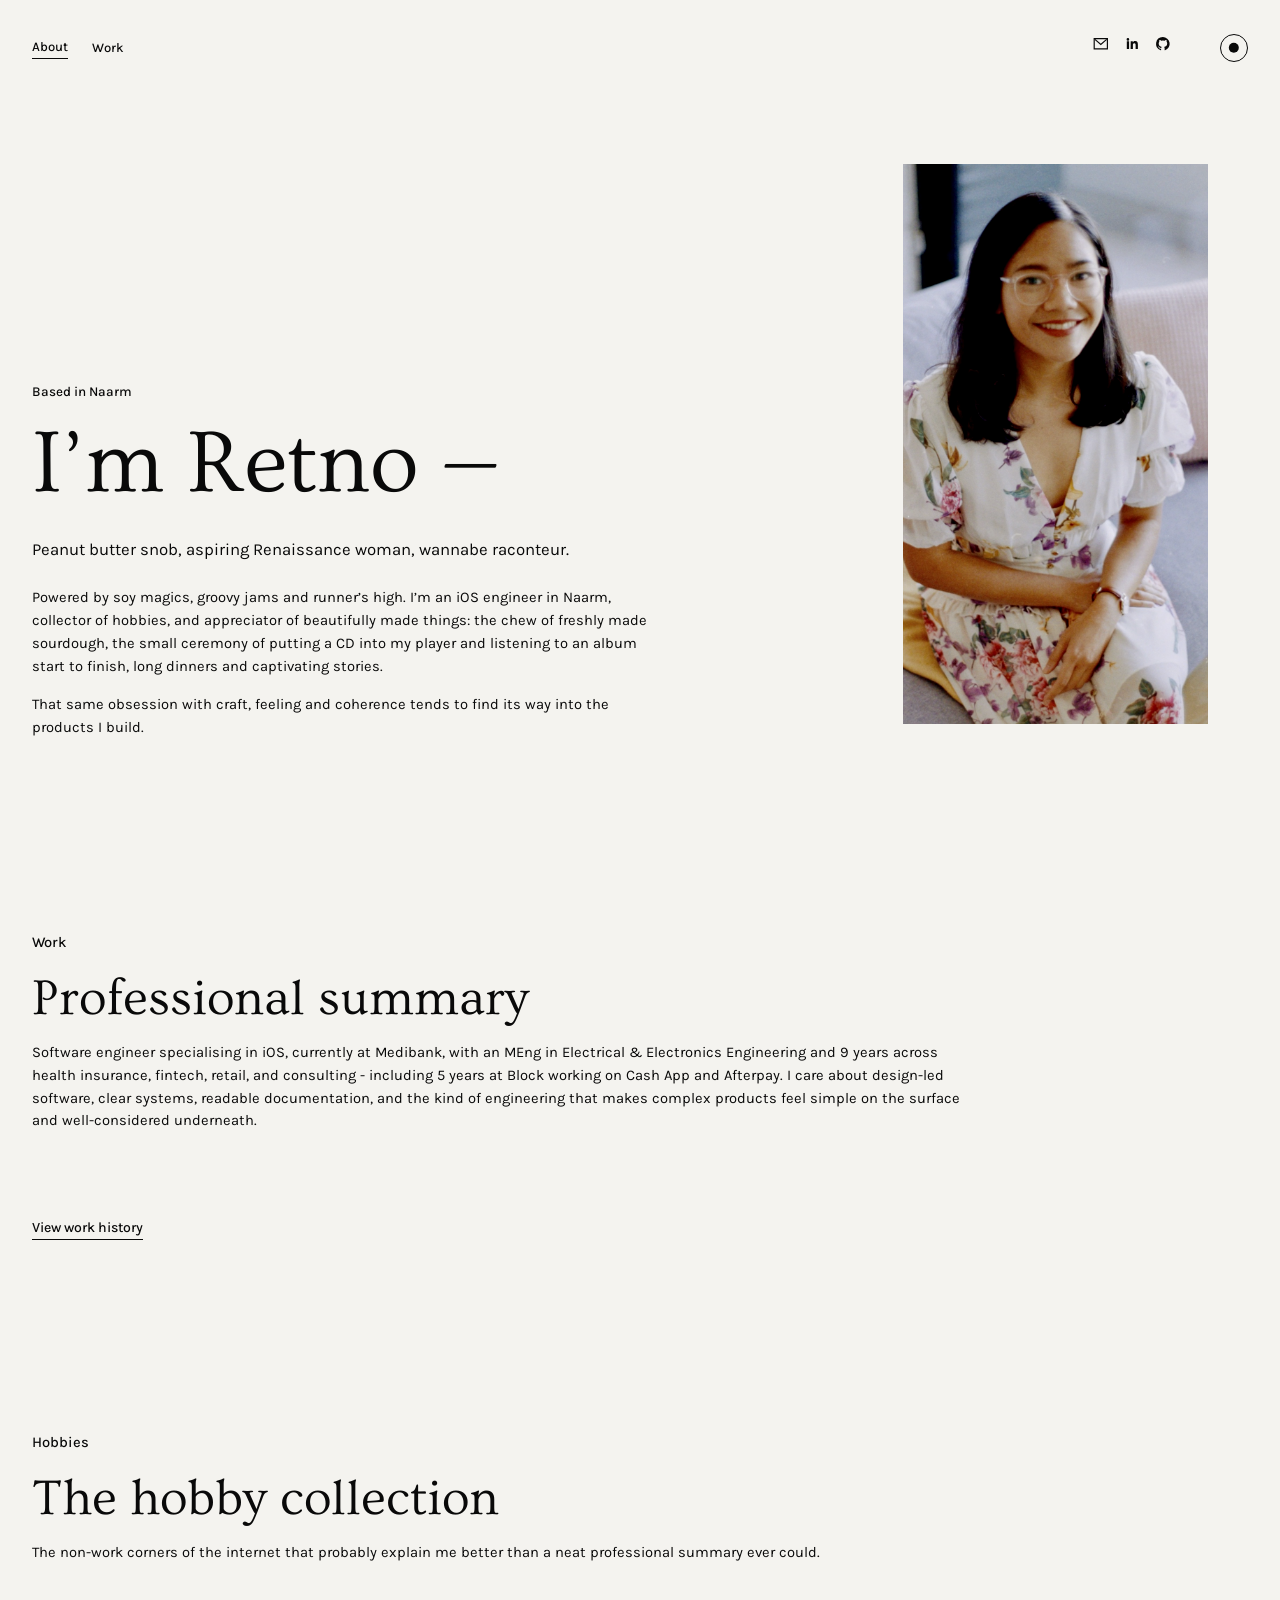
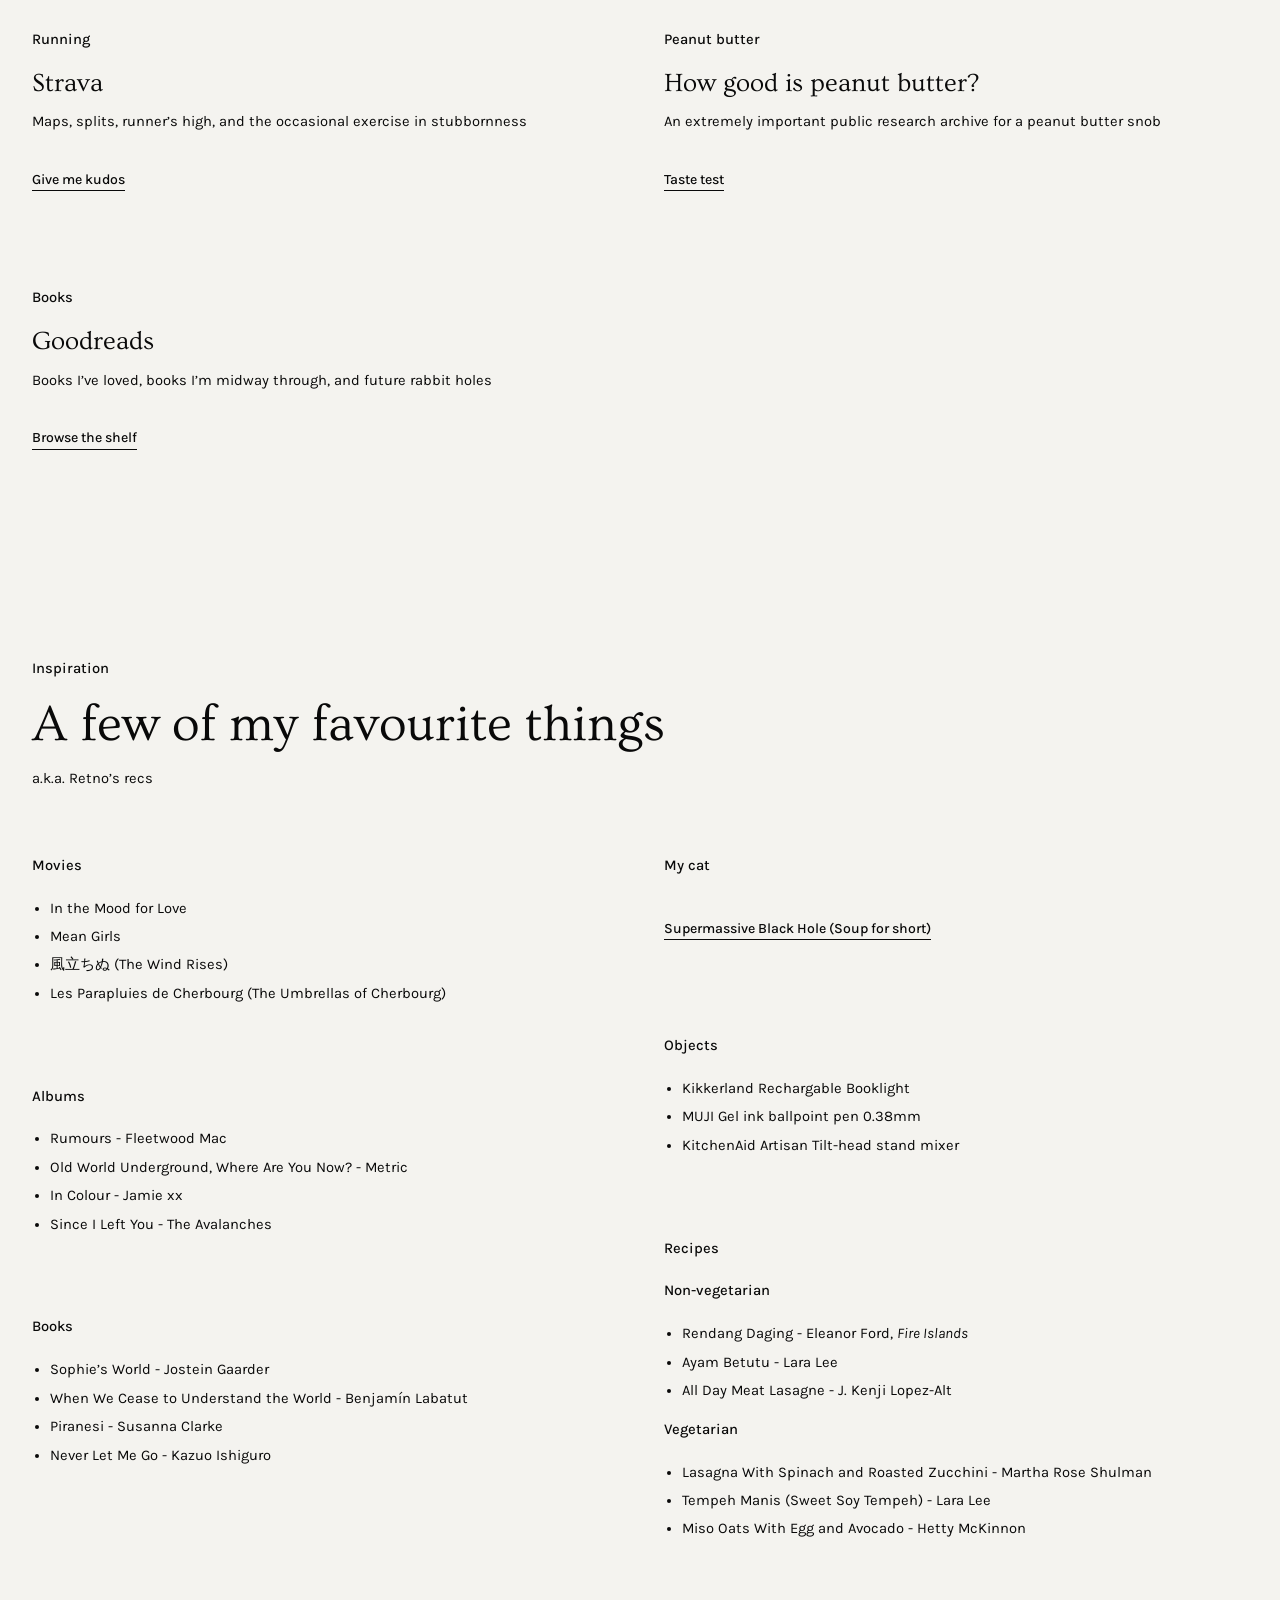
<file: index.html>
<!DOCTYPE html>
<html lang="en">
  <head>
    <title>Retno Widyanti</title>
    <meta charset="utf-8">
    <meta http-equiv="X-UA-Compatible" content="IE=edge">
    <meta name="viewport" content="width=device-width, initial-scale=1">
    <meta
      name="description"
      content="Powered by peanut butter, groovy jams, alt-milk lattes and runner's high. Collector of hobbies. Sometimes software engineer."
    >
    <meta name="robots" content="index,follow">
    <link rel="canonical" href="https://me.retnowidyanti.com/">
    <meta property="og:type" content="website">
    <meta property="og:site_name" content="Retno Widyanti">
    <meta property="og:title" content="Retno Widyanti">
    <meta
      property="og:description"
      content="Powered by peanut butter, groovy jams, alt-milk lattes and runner's high. Collector of hobbies. Sometimes software engineer."
    >
    <meta property="og:url" content="https://me.retnowidyanti.com/">
    <meta property="og:image" content="https://me.retnowidyanti.com/images/retno-portrait-colour.jpg">
    <meta property="og:image:alt" content="Portrait of Retno Widyanti">
    <meta name="twitter:card" content="summary_large_image">
    <meta name="twitter:title" content="Retno Widyanti">
    <meta
      name="twitter:description"
      content="Powered by peanut butter, groovy jams, alt-milk lattes and runner's high. Collector of hobbies. Sometimes software engineer."
    >
    <meta name="twitter:image" content="https://me.retnowidyanti.com/images/retno-portrait-colour.jpg">
    <link rel="icon" type="image/png" href="/assets/favicon.png?v=20261014b">
    <link rel="preconnect" href="https://fonts.googleapis.com">
    <link rel="preconnect" href="https://fonts.gstatic.com" crossorigin>
    <link
      href="https://fonts.googleapis.com/css2?family=Karla:wght@400;500;600&family=Ovo&display=swap"
      rel="stylesheet"
    >
    <script>
      (function () {
        var storedTheme = localStorage.getItem("retnow-theme");
        var theme = storedTheme;

        if (theme !== "light" && theme !== "dark") {
          theme = window.matchMedia("(prefers-color-scheme: dark)").matches ? "dark" : "light";
        }

        document.documentElement.dataset.theme = theme;
      }());
    </script>
    <link rel="stylesheet" href="/style.css?v=20261014k">
    <script src="/script.js?v=20260428a" defer></script>
  </head>
  <body>
    <div class="page-shell">
      <header class="site-header">
        <nav class="site-nav" aria-label="primary">
          <a href="/" aria-current="page">About</a>
          <a href="/work/">Work</a>
        </nav>
        <div class="header-tools">
          <div class="icon-links header-links" aria-label="Contact links">
            <a class="icon-link" href="mailto:retno@retnowidyanti.com" aria-label="Email">
              <svg viewBox="0 0 24 24" aria-hidden="true">
                <path d="M3 5h18v14H3z" fill="none" stroke="currentColor" stroke-width="1.6"/>
                <path d="M4 6l8 7 8-7" fill="none" stroke="currentColor" stroke-width="1.6"/>
              </svg>
            </a>
            <a class="icon-link" href="https://www.linkedin.com/in/retnowidyanti/" target="_blank" rel="noreferrer" aria-label="LinkedIn">
              <svg viewBox="0 0 24 24" aria-hidden="true">
                <path d="M5.2 8.6h3.1V19H5.2zm1.5-4.4a1.8 1.8 0 110 3.6 1.8 1.8 0 010-3.6zm3.8 4.4h2.9v1.4h.1c.4-.8 1.4-1.7 3-1.7 3.2 0 3.8 2.1 3.8 4.9V19h-3.1v-5.1c0-1.2 0-2.8-1.7-2.8s-2 1.3-2 2.7V19h-3.1z" fill="currentColor"/>
              </svg>
            </a>
            <a class="icon-link" href="https://github.com/retnow" target="_blank" rel="noreferrer" aria-label="GitHub">
              <svg viewBox="0 0 24 24" aria-hidden="true">
                <path d="M12 2.8a9.3 9.3 0 00-2.9 18.1c.5.1.6-.2.6-.5v-1.8c-2.5.6-3-1.1-3-1.1-.4-1-.9-1.3-.9-1.3-.8-.5.1-.5.1-.5.9.1 1.4 1 1.4 1 .8 1.4 2.2 1 2.7.8.1-.6.3-1 .6-1.3-2-.2-4.2-1-4.2-4.5 0-1 .3-1.8.9-2.4-.1-.2-.4-1.2.1-2.4 0 0 .8-.2 2.5.9a8.6 8.6 0 014.6 0c1.7-1.1 2.5-.9 2.5-.9.5 1.2.2 2.2.1 2.4.6.6.9 1.4.9 2.4 0 3.5-2.1 4.3-4.2 4.5.3.3.7.8.7 1.7v2.5c0 .3.1.6.6.5A9.3 9.3 0 0012 2.8z" fill="currentColor"/>
              </svg>
            </a>
          </div>
        </div>
        <button class="theme-toggle" type="button" data-theme-toggle>
          <span class="theme-toggle-switch" aria-hidden="true">
            <span class="theme-toggle-thumb"></span>
          </span>
        </button>
      </header>

      <main class="stack-layout">
        <section class="hero">
          <div class="hero-copy">
            <p class="eyebrow hero-intro">Based in Naarm</p>
            <h1>I’m Retno —</h1>
            <p class="lede">
              Peanut butter snob, aspiring Renaissance woman, wannabe raconteur.
            </p>
            <p class="supporting-copy">
              Powered by soy magics, groovy jams and runner’s high. I’m an iOS engineer in Naarm, collector of hobbies, and appreciator of beautifully made things: the chew of freshly made sourdough, the small ceremony of putting a CD into my player and listening to an album start to finish, long dinners and captivating stories.
            </p>
            <p class="supporting-copy">
              That same obsession with craft, feeling and coherence tends to find its way into the products I build.
            </p>
          </div>

          <figure class="portrait-card">
            <div class="portrait-frame">
              <img src="/images/retno-portrait-colour.jpg" alt="cropped portrait of retno sitting on a couch and smiling at the camera">
            </div>
          </figure>
        </section>

        <section class="panel" id="software">
          <div class="section-heading">
            <p class="eyebrow">Work</p>
            <h2>Professional summary</h2>
            <p>
              Software engineer specialising in iOS, currently at Medibank, with an MEng in Electrical & Electronics Engineering and 9 years across health insurance, fintech, retail,
              and consulting - including 5 years at Block working on Cash App
              and Afterpay. I care about design-led software, clear systems,
              readable documentation, and the kind of engineering that
              makes complex products feel simple on the surface and well-considered
              underneath.
            </p>
          </div>
          <a class="text-link" href="/work/">View work history</a>
        </section>

        <section class="panel" id="play">
          <div class="section-heading">
            <p class="eyebrow">Hobbies</p>
            <h2>The hobby collection</h2>
            <p>
              The non-work corners of the internet that probably explain me better
              than a neat professional summary ever could.
            </p>
          </div>

          <div class="card-grid hobby-grid">

            <article class="work-card hobby-card">
              <p class="card-kicker">Running</p>
              <h3>Strava</h3>
              <p>Maps, splits, runner’s high, and the occasional exercise in stubbornness</p>
              <a href="https://strava.app.link/dFdPocY7eXb" target="_blank" rel="noreferrer">Give me kudos</a>
            </article>

            <article class="work-card hobby-card">
              <p class="card-kicker">Peanut butter</p>
              <h3>How good is peanut butter?</h3>
              <p>An extremely important public research archive for a peanut butter snob</p>
              <a href="https://howgoodispeanutbutter.blog" target="_blank" rel="noreferrer">Taste test</a>
            </article>

            <article class="work-card hobby-card">
              <p class="card-kicker">Books</p>
              <h3>Goodreads</h3>
              <p>Books I’ve loved, books I’m midway through, and future rabbit holes</p>
              <a href="https://www.goodreads.com/user/show/2488439-retno" target="_blank" rel="noreferrer">Browse the shelf</a>
            </article>
          </div>
        </section>

        <section class="panel" id="favourites">
          <div class="section-heading">
            <p class="eyebrow">Inspiration</p>
            <h2>A few of my favourite things</h2>
            <p>
              a.k.a. Retno’s recs
            </p>
          </div>

          <div class="favourites-layout">
            <div class="favourites-column">
              <article class="work-card">
                <p class="card-kicker">Movies</p>
                <ul class="stack-list compact-list">
                  <li>In the Mood for Love</li>
                  <li>Mean Girls</li>
                  <li>風立ちぬ (The Wind Rises)</li>
                  <li>Les Parapluies de Cherbourg (The Umbrellas of Cherbourg)</li>
                </ul>
              </article>

              <article class="work-card">
                <p class="card-kicker">Albums</p>
                <ul class="stack-list compact-list">
                  <li>Rumours - Fleetwood Mac</li>
                  <li>Old World Underground, Where Are You Now? - Metric</li>
                  <li>In Colour - Jamie xx</li>
                  <li>Since I Left You - The Avalanches</li>
                </ul>
              </article>

              <article class="work-card">
                <p class="card-kicker">Books</p>
                <ul class="stack-list compact-list">
                  <li>Sophie’s World - Jostein Gaarder</li>
                  <li>When We Cease to Understand the World - Benjamín Labatut</li>
                  <li>Piranesi - Susanna Clarke</li>
                  <li>Never Let Me Go - Kazuo Ishiguro</li>
                </ul>
              </article>

            </div>

            <div class="favourites-column">
              <article class="work-card">
                <p class="card-kicker">My cat</p>
                <p><a href="/soup/">Supermassive Black Hole (Soup for short)</a></p>
              </article>

              <article class="work-card">
                <p class="card-kicker">Objects</p>
                <ul class="stack-list compact-list">
                  <li>Kikkerland Rechargable Booklight</li>
                  <li>MUJI Gel ink ballpoint pen 0.38mm</li>
                  <li>KitchenAid Artisan Tilt-head stand mixer</li>
                </ul>
              </article>

              <article class="work-card">
                <p class="card-kicker">Recipes</p>
                <p class="favourite-subhead">Non-vegetarian</p>
                <ul class="stack-list compact-list">
                  <li>Rendang Daging - Eleanor Ford, <em>Fire Islands</em></li>
                  <li>Ayam Betutu - Lara Lee</li>
                  <li>All Day Meat Lasagne - J. Kenji Lopez-Alt</li>
                </ul>
                <p class="favourite-subhead">Vegetarian</p>
                <ul class="stack-list compact-list">
                  <li>Lasagna With Spinach and Roasted Zucchini - Martha Rose Shulman</li>
                  <li>Tempeh Manis (Sweet Soy Tempeh) - Lara Lee</li>
                  <li>Miso Oats With Egg and Avocado - Hetty McKinnon</li>
                </ul>
              </article>
            </div>
          </div>
        </section>

      </main>
    </div>
  </body>
</html>
</file>
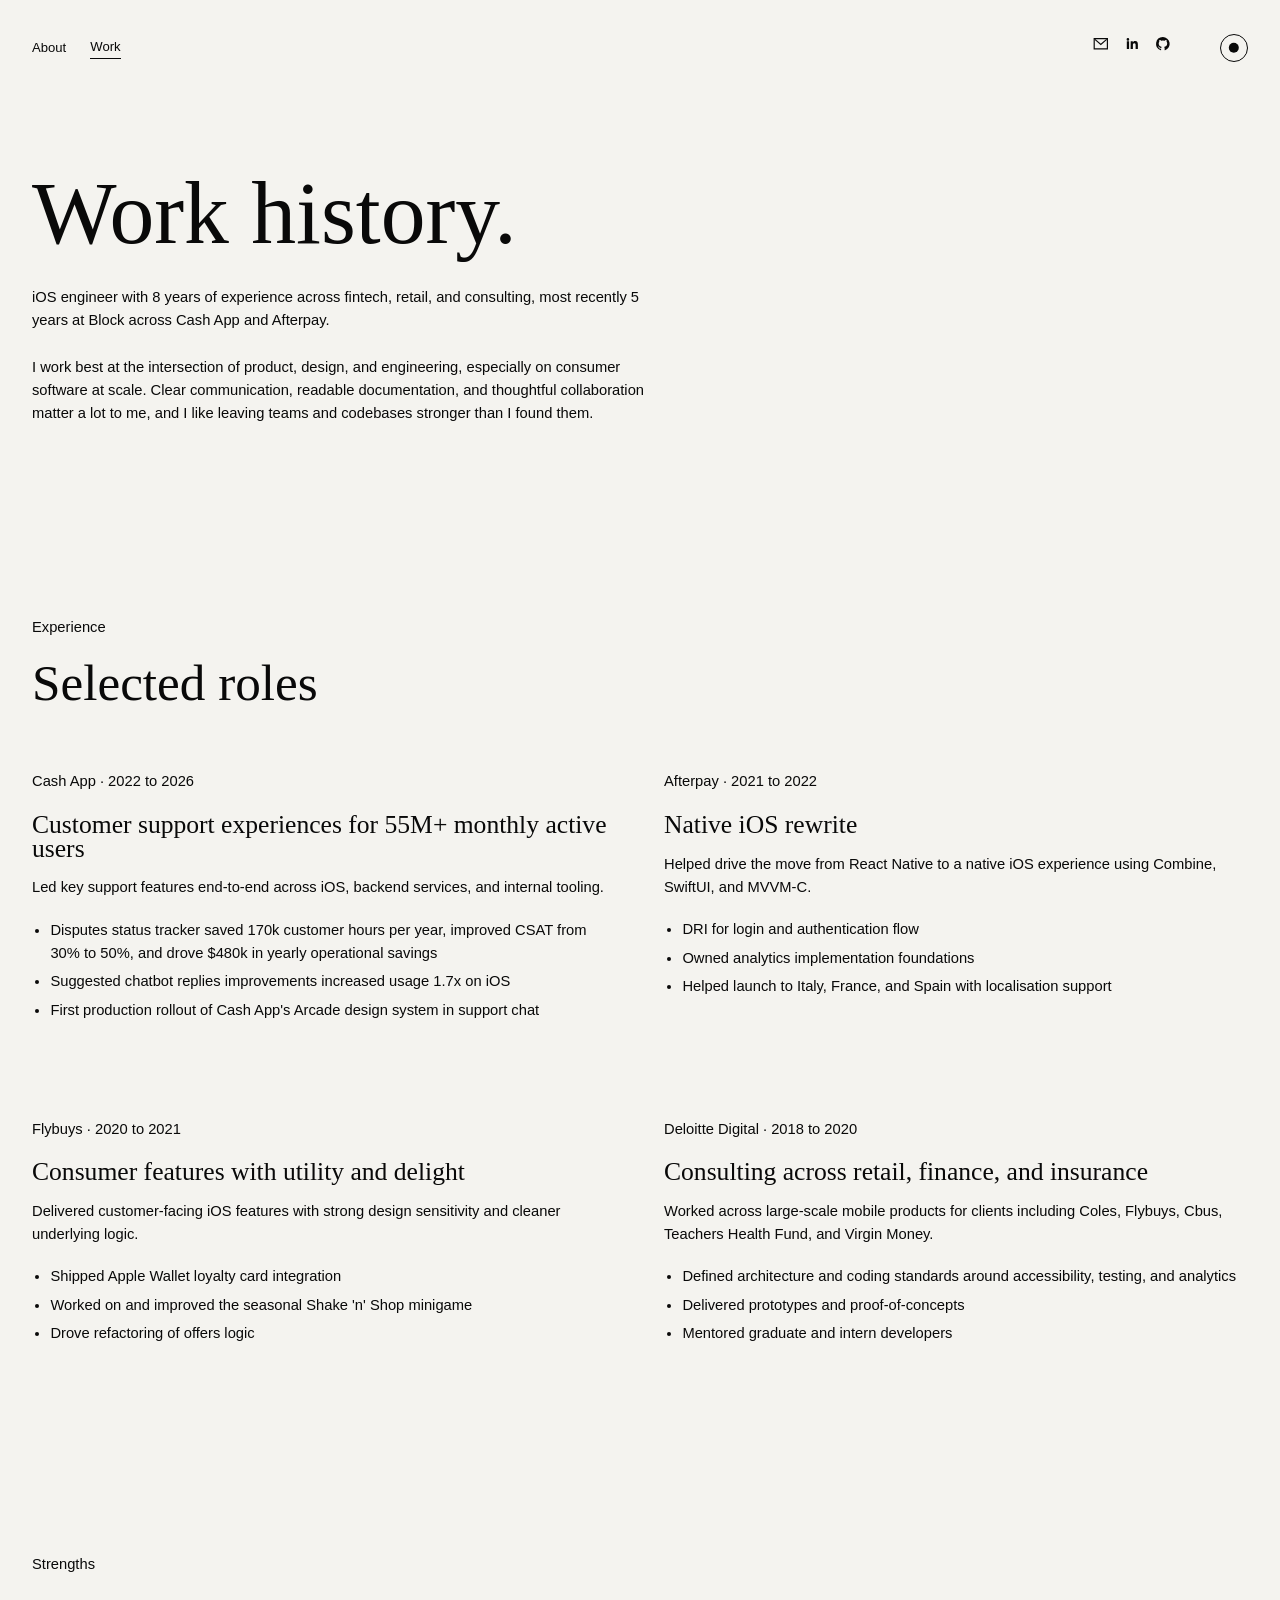
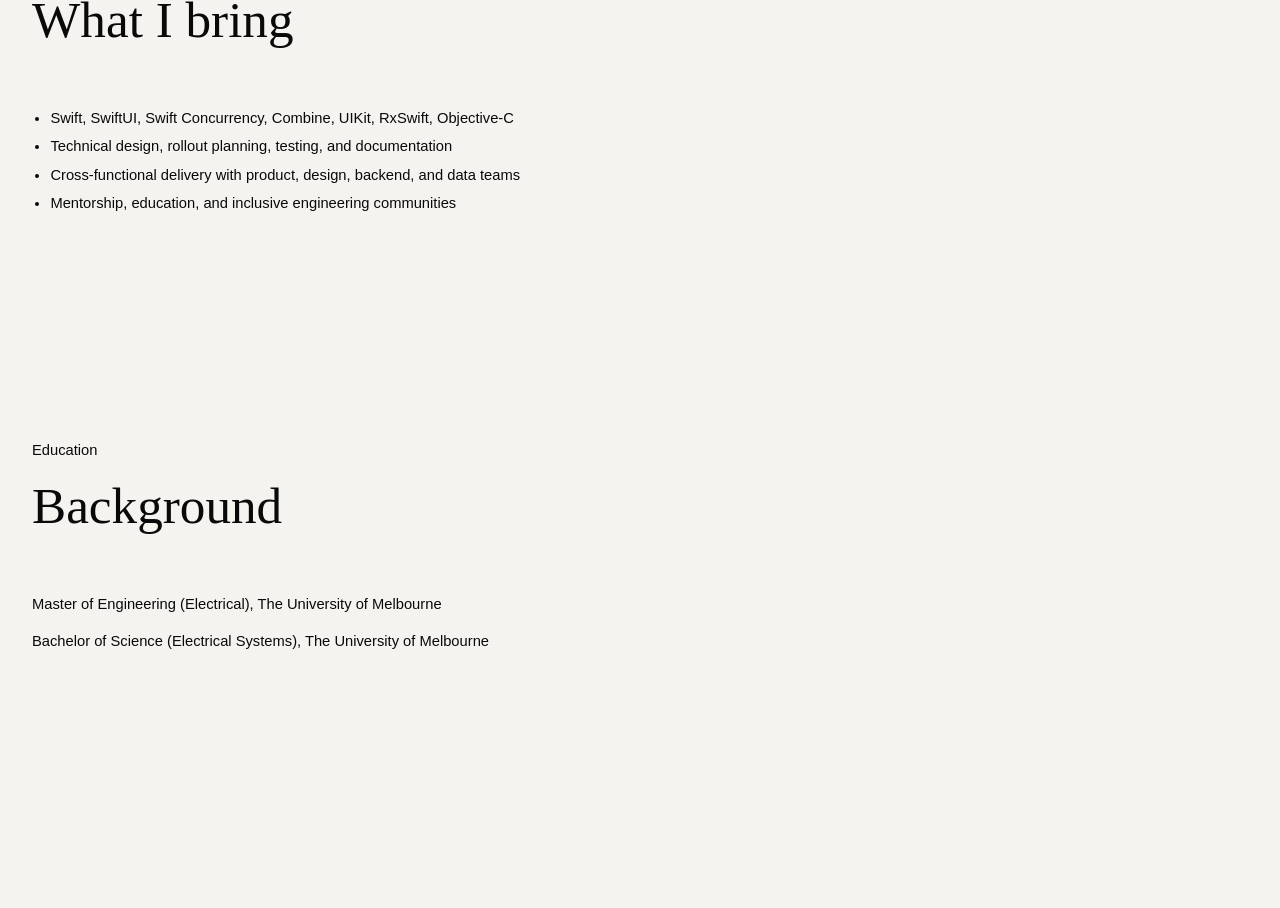
<file: hire/index.html>
<!DOCTYPE html>
<html lang="en">
  <head>
    <title>Retno Widyanti / Work</title>
    <meta charset="utf-8">
    <meta http-equiv="X-UA-Compatible" content="IE=edge">
    <meta name="viewport" content="width=device-width, initial-scale=1">
    <meta
      name="description"
      content="Work history for Retno Widyanti, an iOS engineer with 8 years of experience across fintech, retail, and consulting, with a strong product and storytelling sensibility."
    >
    <meta name="robots" content="index,follow">
    <link rel="canonical" href="https://me.retnowidyanti.com/hire/">
    <meta property="og:type" content="website">
    <meta property="og:site_name" content="Retno Widyanti">
    <meta property="og:title" content="Retno Widyanti / Work">
    <meta
      property="og:description"
      content="Work history for Retno Widyanti, an iOS engineer with 8 years of experience across fintech, retail, and consulting, with a strong product and storytelling sensibility."
    >
    <meta property="og:url" content="https://me.retnowidyanti.com/hire/">
    <meta property="og:image" content="https://me.retnowidyanti.com/images/retno-portrait-colour.jpg">
    <meta property="og:image:alt" content="Portrait of Retno Widyanti">
    <meta name="twitter:card" content="summary_large_image">
    <meta name="twitter:title" content="Retno Widyanti / Work">
    <meta
      name="twitter:description"
      content="Work history for Retno Widyanti, an iOS engineer with 8 years of experience across fintech, retail, and consulting, with a strong product and storytelling sensibility."
    >
    <meta name="twitter:image" content="https://me.retnowidyanti.com/images/retno-portrait-colour.jpg">
    <link rel="icon" type="image/png" sizes="16x16" href="/assets/favicon.ico">
    <link rel="preconnect" href="https://fonts.googleapis.com">
    <link rel="preconnect" href="https://fonts.gstatic.com" crossorigin>
    <link
      href="https://fonts.googleapis.com/css2?family=Instrument+Serif:ital@0;1&family=Inter+Tight:wght@400;500;600&display=swap"
      rel="stylesheet"
    >
    <script>
      (function () {
        var storedTheme = localStorage.getItem("retnow-theme");
        var theme = storedTheme;

        if (theme !== "light" && theme !== "dark") {
          theme = window.matchMedia("(prefers-color-scheme: dark)").matches ? "dark" : "light";
        }

        document.documentElement.dataset.theme = theme;
      }());
    </script>
    <link rel="stylesheet" href="/style.css?v=20260428a">
    <script src="/script.js?v=20260428a" defer></script>
  </head>
  <body>
    <div class="page-shell">
      <header class="site-header">
        <nav class="site-nav" aria-label="primary">
          <a href="/">About</a>
          <a href="/hire/" aria-current="page">Work</a>
        </nav>
        <div class="header-tools">
          <div class="icon-links header-links" aria-label="Contact links">
            <a class="icon-link" href="mailto:retno@retnowidyanti.com" aria-label="Email">
              <svg viewBox="0 0 24 24" aria-hidden="true">
                <path d="M3 5h18v14H3z" fill="none" stroke="currentColor" stroke-width="1.6"/>
                <path d="M4 6l8 7 8-7" fill="none" stroke="currentColor" stroke-width="1.6"/>
              </svg>
            </a>
            <a class="icon-link" href="https://www.linkedin.com/in/retnowidyanti/" target="_blank" rel="noreferrer" aria-label="LinkedIn">
              <svg viewBox="0 0 24 24" aria-hidden="true">
                <path d="M5.2 8.6h3.1V19H5.2zm1.5-4.4a1.8 1.8 0 110 3.6 1.8 1.8 0 010-3.6zm3.8 4.4h2.9v1.4h.1c.4-.8 1.4-1.7 3-1.7 3.2 0 3.8 2.1 3.8 4.9V19h-3.1v-5.1c0-1.2 0-2.8-1.7-2.8s-2 1.3-2 2.7V19h-3.1z" fill="currentColor"/>
              </svg>
            </a>
            <a class="icon-link" href="https://github.com/retnow" target="_blank" rel="noreferrer" aria-label="GitHub">
              <svg viewBox="0 0 24 24" aria-hidden="true">
                <path d="M12 2.8a9.3 9.3 0 00-2.9 18.1c.5.1.6-.2.6-.5v-1.8c-2.5.6-3-1.1-3-1.1-.4-1-.9-1.3-.9-1.3-.8-.5.1-.5.1-.5.9.1 1.4 1 1.4 1 .8 1.4 2.2 1 2.7.8.1-.6.3-1 .6-1.3-2-.2-4.2-1-4.2-4.5 0-1 .3-1.8.9-2.4-.1-.2-.4-1.2.1-2.4 0 0 .8-.2 2.5.9a8.6 8.6 0 014.6 0c1.7-1.1 2.5-.9 2.5-.9.5 1.2.2 2.2.1 2.4.6.6.9 1.4.9 2.4 0 3.5-2.1 4.3-4.2 4.5.3.3.7.8.7 1.7v2.5c0 .3.1.6.6.5A9.3 9.3 0 0012 2.8z" fill="currentColor"/>
              </svg>
            </a>
          </div>
        </div>
        <button class="theme-toggle" type="button" data-theme-toggle>
          <span class="theme-toggle-switch" aria-hidden="true">
            <span class="theme-toggle-thumb"></span>
          </span>
        </button>
      </header>

      <main class="stack-layout">
        <section class="panel panel-plain">
          <h1>Work history.</h1>
          <p class="lede">
            iOS engineer with 8 years of experience across fintech, retail, and
            consulting, most recently 5 years at Block across Cash App and Afterpay.
          </p>
          <p class="supporting-copy">
            I work best at the intersection of product, design, and engineering,
            especially on consumer software at scale. Clear communication,
            readable documentation, and thoughtful collaboration matter a lot to
            me, and I like leaving teams and codebases stronger than I found
            them.
          </p>
        </section>

        <section class="panel" id="experience">
          <div class="section-heading">
            <p class="eyebrow">Experience</p>
            <h2>Selected roles</h2>
          </div>
          <div class="card-grid">
            <article class="work-card featured">
              <p class="card-kicker">Cash App · 2022 to 2026</p>
              <h3>Customer support experiences for 55M+ monthly active users</h3>
              <p>
                Led key support features end-to-end across iOS, backend services,
                and internal tooling.
              </p>
              <ul class="stack-list compact-list">
                <li>Disputes status tracker saved 170k customer hours per year, improved CSAT from 30% to 50%, and drove $480k in yearly operational savings</li>
                <li>Suggested chatbot replies improvements increased usage 1.7x on iOS</li>
                <li>First production rollout of Cash App's Arcade design system in support chat</li>
              </ul>
            </article>

            <article class="work-card">
              <p class="card-kicker">Afterpay · 2021 to 2022</p>
              <h3>Native iOS rewrite</h3>
              <p>
                Helped drive the move from React Native to a native iOS experience
                using Combine, SwiftUI, and MVVM-C.
              </p>
              <ul class="stack-list compact-list">
                <li>DRI for login and authentication flow</li>
                <li>Owned analytics implementation foundations</li>
                <li>Helped launch to Italy, France, and Spain with localisation support</li>
              </ul>
            </article>

            <article class="work-card">
              <p class="card-kicker">Flybuys · 2020 to 2021</p>
              <h3>Consumer features with utility and delight</h3>
              <p>
                Delivered customer-facing iOS features with strong design
                sensitivity and cleaner underlying logic.
              </p>
              <ul class="stack-list compact-list">
                <li>Shipped Apple Wallet loyalty card integration</li>
                <li>Worked on and improved the seasonal Shake 'n' Shop minigame</li>
                <li>Drove refactoring of offers logic</li>
              </ul>
            </article>

            <article class="work-card">
              <p class="card-kicker">Deloitte Digital · 2018 to 2020</p>
              <h3>Consulting across retail, finance, and insurance</h3>
              <p>
                Worked across large-scale mobile products for clients including
                Coles, Flybuys, Cbus, Teachers Health Fund, and Virgin Money.
              </p>
              <ul class="stack-list compact-list">
                <li>Defined architecture and coding standards around accessibility, testing, and analytics</li>
                <li>Delivered prototypes and proof-of-concepts</li>
                <li>Mentored graduate and intern developers</li>
              </ul>
            </article>
          </div>
        </section>

        <section class="split-section" id="strengths">
          <article class="panel">
            <div class="section-heading">
              <p class="eyebrow">Strengths</p>
              <h2>What I bring</h2>
            </div>
            <ul class="stack-list">
              <li>Swift, SwiftUI, Swift Concurrency, Combine, UIKit, RxSwift, Objective-C</li>
              <li>Technical design, rollout planning, testing, and documentation</li>
              <li>Cross-functional delivery with product, design, backend, and data teams</li>
              <li>Mentorship, education, and inclusive engineering communities</li>
            </ul>
          </article>

          <article class="panel">
            <div class="section-heading">
              <p class="eyebrow">Education</p>
              <h2>Background</h2>
            </div>
            <div class="muted-block">
              <p>Master of Engineering (Electrical), The University of Melbourne</p>
              <p>Bachelor of Science (Electrical Systems), The University of Melbourne</p>
            </div>
          </article>
        </section>
      </main>
    </div>
  </body>
</html>
</file>
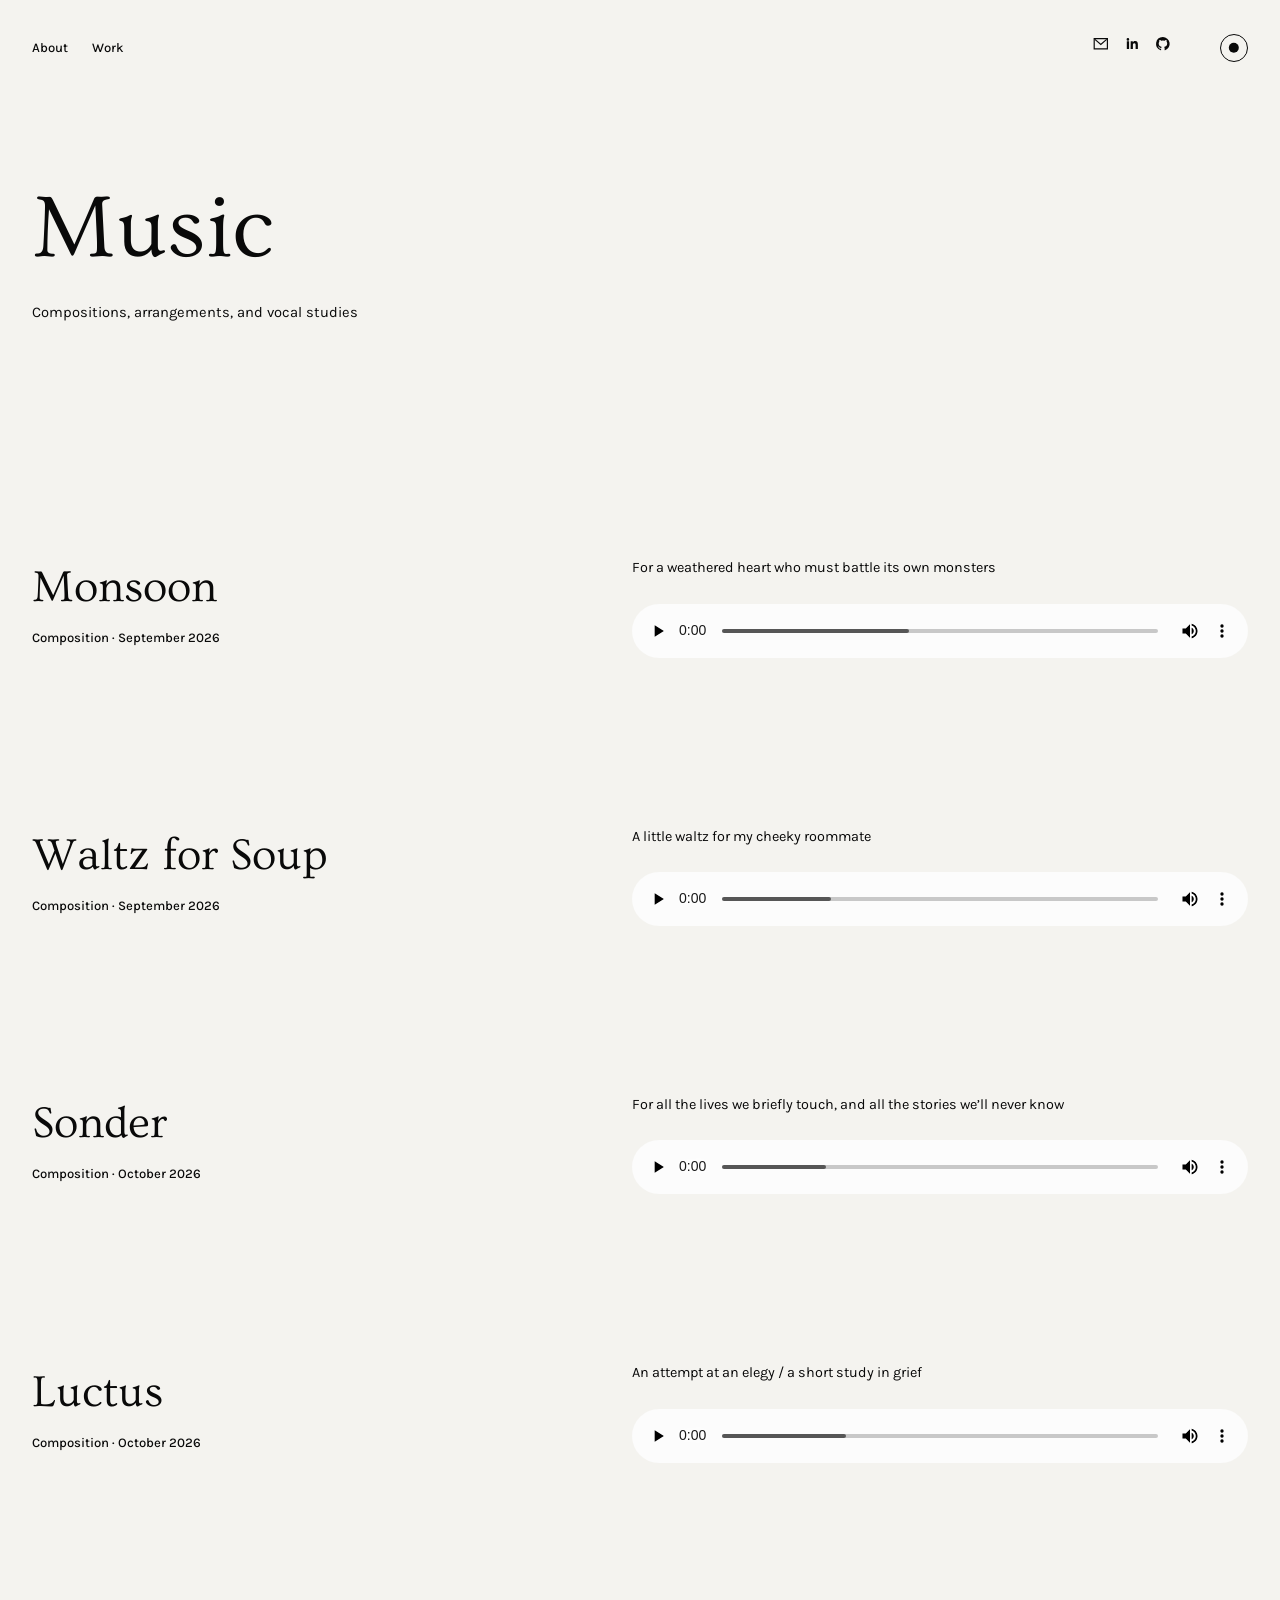
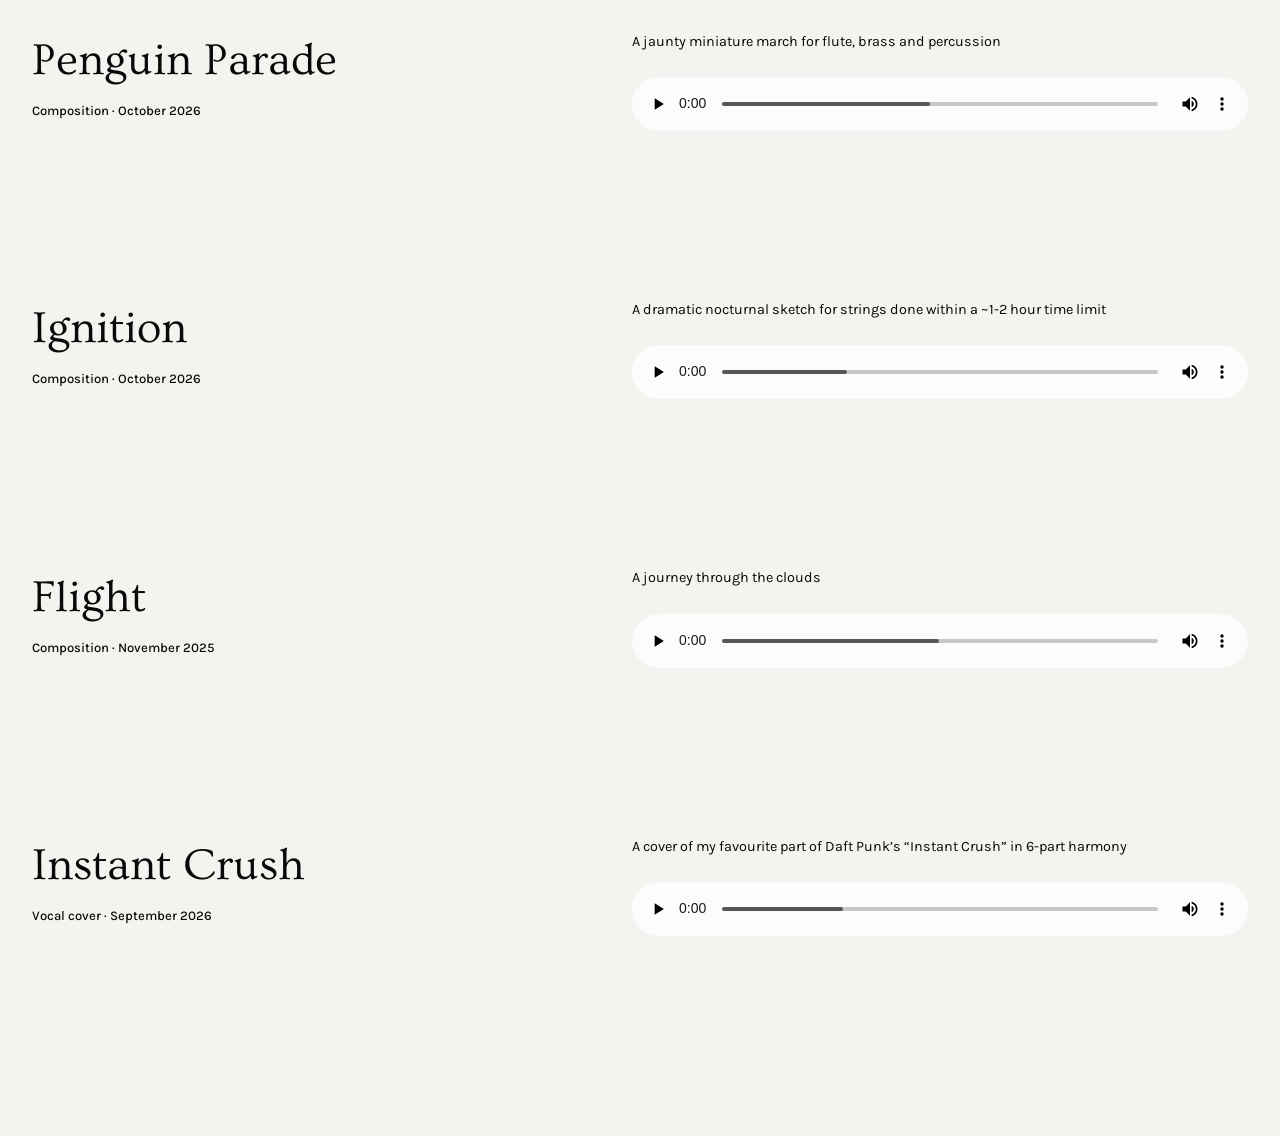
<file: music/index.html>
<!DOCTYPE html>
<html lang="en">
  <head>
    <title>Retno Widyanti / Music</title>
    <meta charset="utf-8">
    <meta http-equiv="X-UA-Compatible" content="IE=edge">
    <meta name="viewport" content="width=device-width, initial-scale=1">
    <meta
      name="description"
      content="Music and other experiments by Retno Widyanti."
    >
    <meta name="robots" content="noindex,nofollow">
    <link rel="canonical" href="https://me.retnowidyanti.com/music/">
    <meta property="og:type" content="website">
    <meta property="og:site_name" content="Retno Widyanti">
    <meta property="og:title" content="Retno Widyanti / Music">
    <meta
      property="og:description"
      content="Music and other experiments by Retno Widyanti."
    >
    <meta property="og:url" content="https://me.retnowidyanti.com/music/">
    <meta property="og:image" content="https://me.retnowidyanti.com/images/retno-portrait-colour.jpg">
    <meta property="og:image:alt" content="Portrait of Retno Widyanti">
    <meta name="twitter:card" content="summary_large_image">
    <meta name="twitter:title" content="Retno Widyanti / Music Sketches">
    <meta
      name="twitter:description"
      content="Music and other experiments by Retno Widyanti."
    >
    <meta name="twitter:image" content="https://me.retnowidyanti.com/images/retno-portrait-colour.jpg">
    <link rel="icon" type="image/png" href="/assets/favicon.png?v=20261014b">
    <link rel="preconnect" href="https://fonts.googleapis.com">
    <link rel="preconnect" href="https://fonts.gstatic.com" crossorigin>
    <link
      href="https://fonts.googleapis.com/css2?family=Karla:wght@400;500;600&family=Ovo&display=swap"
      rel="stylesheet"
    >
    <script>
      (function () {
        var storedTheme = localStorage.getItem("retnow-theme");
        var theme = storedTheme;

        if (theme !== "light" && theme !== "dark") {
          theme = window.matchMedia("(prefers-color-scheme: dark)").matches ? "dark" : "light";
        }

        document.documentElement.dataset.theme = theme;
      }());
    </script>
    <link rel="stylesheet" href="/style.css?v=20261014k">
    <script src="/script.js?v=20260428a" defer></script>
  </head>
  <body>
    <div class="page-shell">
      <header class="site-header">
        <nav class="site-nav" aria-label="primary">
          <a href="/">About</a>
          <a href="/work/">Work</a>
        </nav>
        <div class="header-tools">
          <div class="icon-links header-links" aria-label="Contact links">
            <a class="icon-link" href="mailto:retno@retnowidyanti.com" aria-label="Email">
              <svg viewBox="0 0 24 24" aria-hidden="true">
                <path d="M3 5h18v14H3z" fill="none" stroke="currentColor" stroke-width="1.6"/>
                <path d="M4 6l8 7 8-7" fill="none" stroke="currentColor" stroke-width="1.6"/>
              </svg>
            </a>
            <a class="icon-link" href="https://www.linkedin.com/in/retnowidyanti/" target="_blank" rel="noreferrer" aria-label="LinkedIn">
              <svg viewBox="0 0 24 24" aria-hidden="true">
                <path d="M5.2 8.6h3.1V19H5.2zm1.5-4.4a1.8 1.8 0 110 3.6 1.8 1.8 0 010-3.6zm3.8 4.4h2.9v1.4h.1c.4-.8 1.4-1.7 3-1.7 3.2 0 3.8 2.1 3.8 4.9V19h-3.1v-5.1c0-1.2 0-2.8-1.7-2.8s-2 1.3-2 2.7V19h-3.1z" fill="currentColor"/>
              </svg>
            </a>
            <a class="icon-link" href="https://github.com/retnow" target="_blank" rel="noreferrer" aria-label="GitHub">
              <svg viewBox="0 0 24 24" aria-hidden="true">
                <path d="M12 2.8a9.3 9.3 0 00-2.9 18.1c.5.1.6-.2.6-.5v-1.8c-2.5.6-3-1.1-3-1.1-.4-1-.9-1.3-.9-1.3-.8-.5.1-.5.1-.5.9.1 1.4 1 1.4 1 .8 1.4 2.2 1 2.7.8.1-.6.3-1 .6-1.3-2-.2-4.2-1-4.2-4.5 0-1 .3-1.8.9-2.4-.1-.2-.4-1.2.1-2.4 0 0 .8-.2 2.5.9a8.6 8.6 0 014.6 0c1.7-1.1 2.5-.9 2.5-.9.5 1.2.2 2.2.1 2.4.6.6.9 1.4.9 2.4 0 3.5-2.1 4.3-4.2 4.5.3.3.7.8.7 1.7v2.5c0 .3.1.6.6.5A9.3 9.3 0 0012 2.8z" fill="currentColor"/>
              </svg>
            </a>
          </div>
        </div>
        <button class="theme-toggle" type="button" data-theme-toggle>
          <span class="theme-toggle-switch" aria-hidden="true">
            <span class="theme-toggle-thumb"></span>
          </span>
        </button>
      </header>

      <main class="stack-layout">
        <section class="panel panel-plain music-intro">
          <h1>Music</h1>
          <p class="lede">
            Compositions, arrangements, and vocal studies
          </p>
        </section>

        <section aria-label="Musical sketches">
          <div class="music-list">
            <article class="music-piece">
              <div>
                <h2>Monsoon</h2>
                <p class="piece-meta">Composition · September 2026</p>
              </div>
              <div>
                <p class="piece-note">For a weathered heart who must battle its own monsters</p>
                <audio controls preload="metadata">
                  <source src="/audio/monsoon.mp3" type="audio/mpeg">
                  Your browser does not support the audio element.
                </audio>
              </div>
            </article>

            <article class="music-piece">
              <div>
                <h2>Waltz for Soup</h2>
                <p class="piece-meta">Composition · September 2026</p>
              </div>
              <div>
                <p class="piece-note">A little waltz for my cheeky roommate</p>
                <audio controls preload="metadata">
                  <source src="/audio/waltz-for-soup.mp3" type="audio/mpeg">
                  Your browser does not support the audio element.
                </audio>
              </div>
            </article>

            <article class="music-piece">
              <div>
                <h2>Sonder</h2>
                <p class="piece-meta">Composition · October 2026</p>
              </div>
              <div>
                <p class="piece-note">For all the lives we briefly touch, and all the stories we’ll never know</p>
                <audio controls preload="metadata">
                  <source src="/audio/sonder.mp3" type="audio/mpeg">
                  Your browser does not support the audio element.
                </audio>
              </div>
            </article>

            <article class="music-piece">
              <div>
                <h2>Luctus</h2>
                <p class="piece-meta">Composition · October 2026</p>
              </div>
              <div>
                <p class="piece-note">An attempt at an elegy / a short study in grief</p>
                <audio controls preload="metadata">
                  <source src="/audio/luctus.mp3" type="audio/mpeg">
                  Your browser does not support the audio element.
                </audio>
              </div>
            </article>

            <article class="music-piece">
              <div>
                <h2>Penguin Parade</h2>
                <p class="piece-meta">Composition · October 2026</p>
              </div>
              <div>
                <p class="piece-note">A jaunty miniature march for flute, brass and percussion</p>
                <audio controls preload="metadata">
                  <source src="/audio/penguin-parade.mp3" type="audio/mpeg">
                  Your browser does not support the audio element.
                </audio>
              </div>
            </article>

            <article class="music-piece">
              <div>
                <h2>Ignition</h2>
                <p class="piece-meta">Composition · October 2026</p>
              </div>
              <div>
                <p class="piece-note">A dramatic nocturnal sketch for strings done within a ~1-2 hour time limit</p>
                <audio controls preload="metadata">
                  <source src="/audio/ignition.mp3" type="audio/mpeg">
                  Your browser does not support the audio element.
                </audio>
              </div>
            </article>

            <article class="music-piece">
              <div>
                <h2>Flight</h2>
                <p class="piece-meta">Composition · November 2025</p>
              </div>
              <div>
                <p class="piece-note">A journey through the clouds</p>
                <audio controls preload="metadata">
                  <source src="/audio/flight.mp3" type="audio/mpeg">
                  Your browser does not support the audio element.
                </audio>
              </div>
            </article>

            <article class="music-piece">
              <div>
                <h2>Instant Crush</h2>
                <p class="piece-meta">Vocal cover · September 2026</p>
              </div>
              <div>
                <p class="piece-note">A cover of my favourite part of Daft Punk’s “Instant Crush” in 6-part harmony</p>
                <audio controls preload="metadata">
                  <source src="/audio/instant-crush-cover.mp3" type="audio/mpeg">
                  Your browser does not support the audio element.
                </audio>
              </div>
            </article>

          </div>
        </section>
      </main>
    </div>
  </body>
</html>
</file>
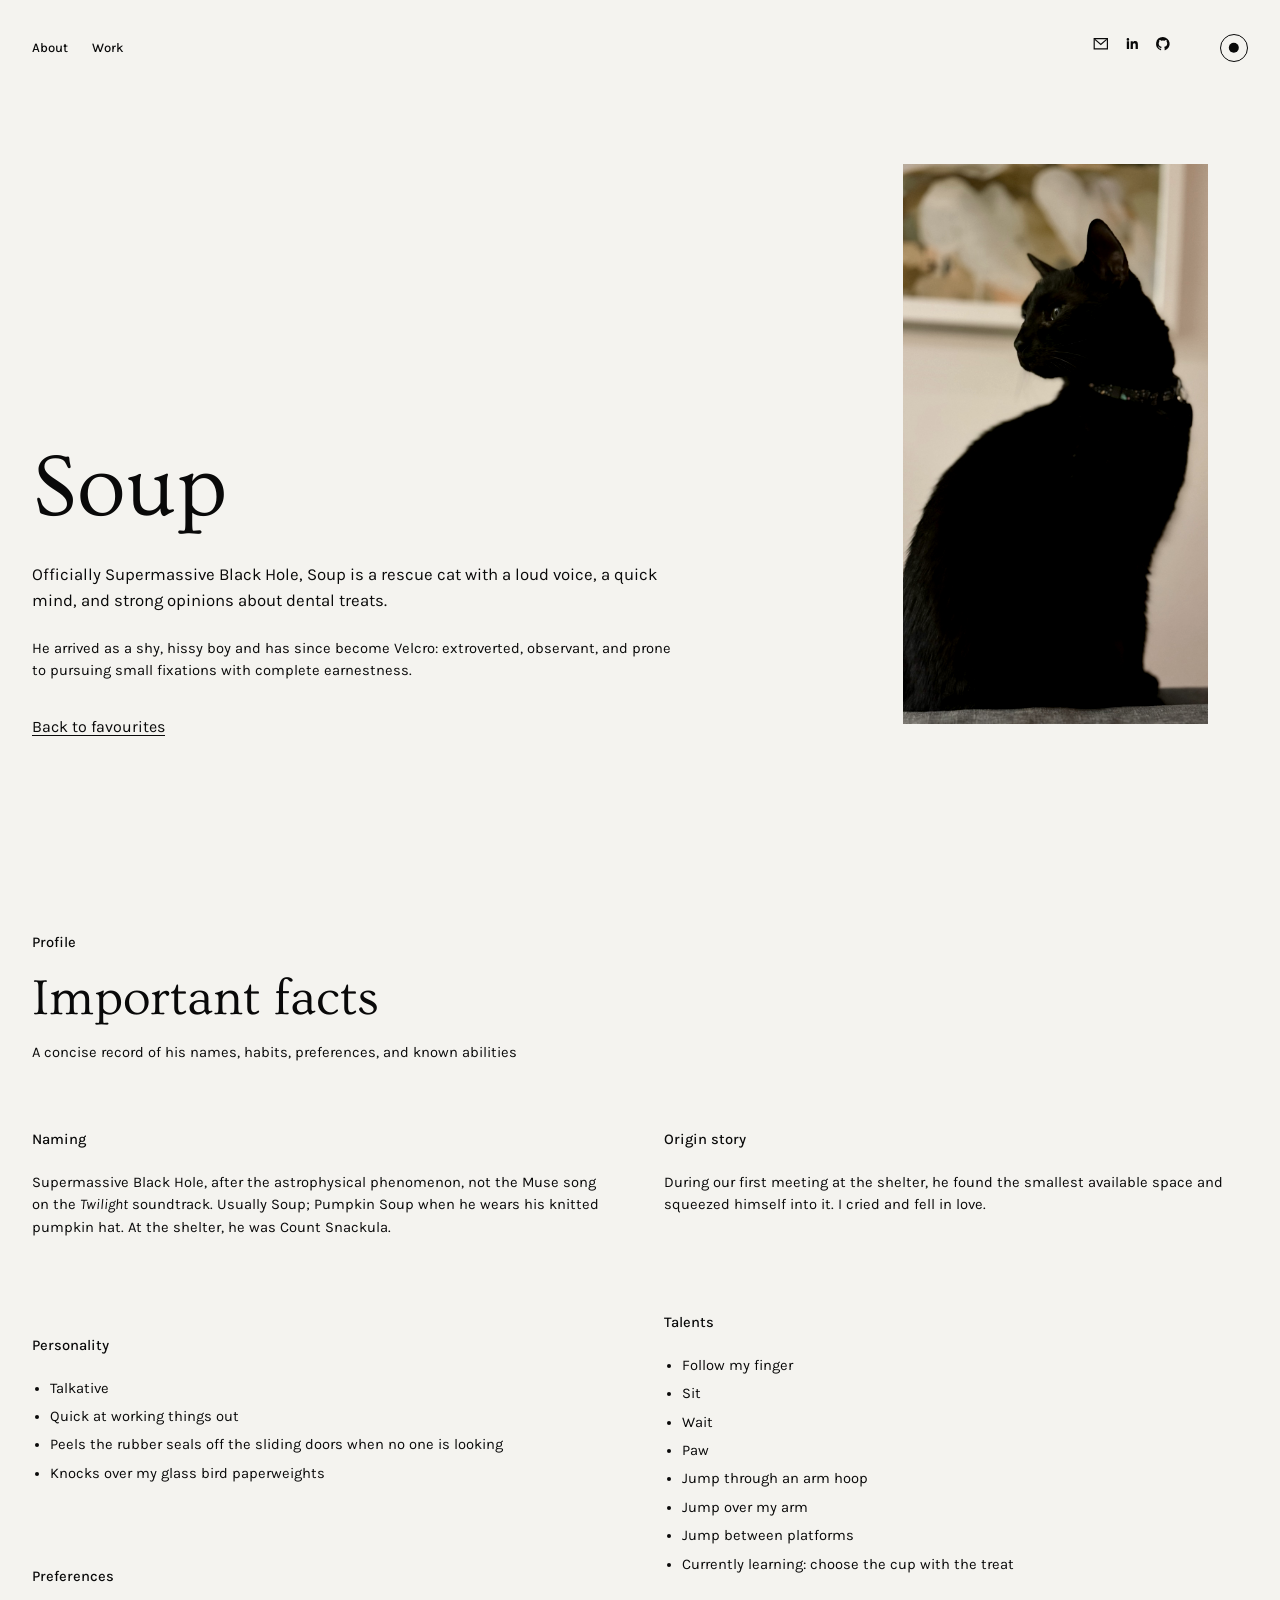
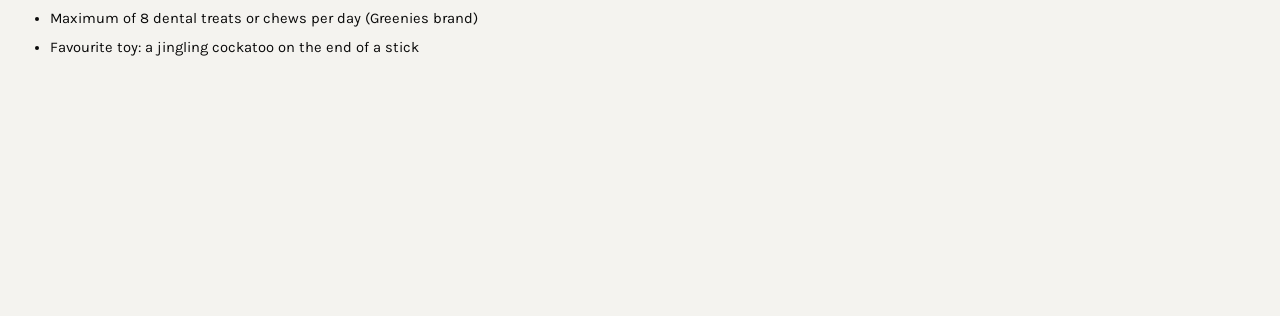
<file: soup/index.html>
<!DOCTYPE html>
<html lang="en">
  <head>
    <title>Retno Widyanti / Soup Corner</title>
    <meta charset="utf-8">
    <meta http-equiv="X-UA-Compatible" content="IE=edge">
    <meta name="viewport" content="width=device-width, initial-scale=1">
    <meta
      name="description"
      content="Soup: Profile page for Supermassive Black Hole the cat, also known as Soup."
    >
    <meta name="robots" content="index,follow">
    <link rel="canonical" href="https://me.retnowidyanti.com/soup/">
    <meta property="og:type" content="website">
    <meta property="og:site_name" content="Retno Widyanti">
    <meta property="og:title" content="Retno Widyanti / Soup Corner">
    <meta
      property="og:description"
      content="Profile page for Supermassive Black Hole the cat, also known as Soup."
    >
    <meta property="og:url" content="https://me.retnowidyanti.com/soup/">
    <meta property="og:image" content="https://me.retnowidyanti.com/images/soup-portrait-colour.jpg">
    <meta property="og:image:alt" content="Photo of Soup the cat sitting on a couch and looking towards the camera">
    <meta name="twitter:card" content="summary_large_image">
    <meta name="twitter:title" content="Retno Widyanti / Soup Corner">
    <meta
      name="twitter:description"
      content="Profile page for Supermassive Black Hole the cat, also known as Soup."
    >
    <meta name="twitter:image" content="https://me.retnowidyanti.com/images/soup-portrait-colour.jpg">
    <link rel="icon" type="image/png" href="/assets/favicon.png?v=20261014b">
    <link rel="preconnect" href="https://fonts.googleapis.com">
    <link rel="preconnect" href="https://fonts.gstatic.com" crossorigin>
    <link
      href="https://fonts.googleapis.com/css2?family=Karla:wght@400;500;600&family=Ovo&display=swap"
      rel="stylesheet"
    >
    <script>
      (function () {
        var storedTheme = localStorage.getItem("retnow-theme");
        var theme = storedTheme;

        if (theme !== "light" && theme !== "dark") {
          theme = window.matchMedia("(prefers-color-scheme: dark)").matches ? "dark" : "light";
        }

        document.documentElement.dataset.theme = theme;
      }());
    </script>
    <link rel="stylesheet" href="/style.css?v=20261014k">
    <script src="/script.js?v=20260428a" defer></script>
  </head>
  <body>
    <div class="page-shell">
      <header class="site-header">
        <nav class="site-nav" aria-label="primary">
          <a href="/">About</a>
          <a href="/work/">Work</a>
        </nav>
        <div class="header-tools">
          <div class="icon-links header-links" aria-label="Contact links">
            <a class="icon-link" href="mailto:retno@retnowidyanti.com" aria-label="Email">
              <svg viewBox="0 0 24 24" aria-hidden="true">
                <path d="M3 5h18v14H3z" fill="none" stroke="currentColor" stroke-width="1.6"/>
                <path d="M4 6l8 7 8-7" fill="none" stroke="currentColor" stroke-width="1.6"/>
              </svg>
            </a>
            <a class="icon-link" href="https://www.linkedin.com/in/retnowidyanti/" target="_blank" rel="noreferrer" aria-label="LinkedIn">
              <svg viewBox="0 0 24 24" aria-hidden="true">
                <path d="M5.2 8.6h3.1V19H5.2zm1.5-4.4a1.8 1.8 0 110 3.6 1.8 1.8 0 010-3.6zm3.8 4.4h2.9v1.4h.1c.4-.8 1.4-1.7 3-1.7 3.2 0 3.8 2.1 3.8 4.9V19h-3.1v-5.1c0-1.2 0-2.8-1.7-2.8s-2 1.3-2 2.7V19h-3.1z" fill="currentColor"/>
              </svg>
            </a>
            <a class="icon-link" href="https://github.com/retnow" target="_blank" rel="noreferrer" aria-label="GitHub">
              <svg viewBox="0 0 24 24" aria-hidden="true">
                <path d="M12 2.8a9.3 9.3 0 00-2.9 18.1c.5.1.6-.2.6-.5v-1.8c-2.5.6-3-1.1-3-1.1-.4-1-.9-1.3-.9-1.3-.8-.5.1-.5.1-.5.9.1 1.4 1 1.4 1 .8 1.4 2.2 1 2.7.8.1-.6.3-1 .6-1.3-2-.2-4.2-1-4.2-4.5 0-1 .3-1.8.9-2.4-.1-.2-.4-1.2.1-2.4 0 0 .8-.2 2.5.9a8.6 8.6 0 014.6 0c1.7-1.1 2.5-.9 2.5-.9.5 1.2.2 2.2.1 2.4.6.6.9 1.4.9 2.4 0 3.5-2.1 4.3-4.2 4.5.3.3.7.8.7 1.7v2.5c0 .3.1.6.6.5A9.3 9.3 0 0012 2.8z" fill="currentColor"/>
              </svg>
            </a>
          </div>
        </div>
        <button class="theme-toggle" type="button" data-theme-toggle>
          <span class="theme-toggle-switch" aria-hidden="true">
            <span class="theme-toggle-thumb"></span>
          </span>
        </button>
      </header>

      <main class="stack-layout">
        <section class="hero soup-hero">
          <div class="hero-copy soup-profile">
            <h1>Soup</h1>
            <p class="lede">
              Officially Supermassive Black Hole, Soup is a rescue cat with a loud voice, a quick mind, and strong opinions about dental treats.
            </p>
            <p class="supporting-copy">
              He arrived as a shy, hissy boy and has since become Velcro:
              extroverted, observant, and prone to pursuing small fixations with
              complete earnestness.
            </p>
            <a class="soup-back-link" href="/#favourites">Back to favourites</a>
          </div>

          <figure class="portrait-card soup-stage">
            <div class="portrait-frame">
              <img
                class="soup-photo"
                src="/images/soup-portrait-colour.jpg"
                alt="Photo of Soup sitting on a couch and looking towards the camera"
              >
            </div>
          </figure>
        </section>

        <section class="panel" id="soup-favourites">
          <div class="section-heading">
            <p class="eyebrow">Profile</p>
            <h2>Important facts</h2>
            <p>
              A concise record of his names, habits, preferences, and known abilities
            </p>
          </div>

          <div class="favourites-layout">
            <div class="favourites-column">
              <article class="work-card">
                <p class="card-kicker">Naming</p>
                <p>
                  Supermassive Black Hole, after the astrophysical phenomenon,
                  not the Muse song on the <em>Twilight</em> soundtrack. Usually
                  Soup; Pumpkin Soup when he wears his knitted pumpkin hat. At
                  the shelter, he was Count Snackula.
                </p>
              </article>

              <article class="work-card">
                <p class="card-kicker">Personality</p>
                <ul class="stack-list compact-list">
                  <li>Talkative</li>
                  <li>Quick at working things out</li>
                  <li>Peels the rubber seals off the sliding doors when no one is looking</li>
                  <li>Knocks over my glass bird paperweights</li>
                </ul>
              </article>

              <article class="work-card">
                <p class="card-kicker">Preferences</p>
                <ul class="stack-list compact-list">
                  <li>Maximum of 8 dental treats or chews per day (Greenies brand)</li>
                  <li>Favourite toy: a jingling cockatoo on the end of a stick</li>
                </ul>
              </article>
            </div>

            <div class="favourites-column">
              <article class="work-card">
                <p class="card-kicker">Origin story</p>
                <p>
                  During our first meeting at the shelter, he found the smallest
                  available space and squeezed himself into it. I cried and fell
                  in love.
                </p>
              </article>

              <article class="work-card">
                <p class="card-kicker">Talents</p>
                <ul class="stack-list compact-list">
                  <li>Follow my finger</li>
                  <li>Sit</li>
                  <li>Wait</li>
                  <li>Paw</li>
                  <li>Jump through an arm hoop</li>
                  <li>Jump over my arm</li>
                  <li>Jump between platforms</li>
                  <li>Currently learning: choose the cup with the treat</li>
                </ul>
              </article>
            </div>
          </div>
        </section>
      </main>
    </div>
  </body>
</html>
</file>
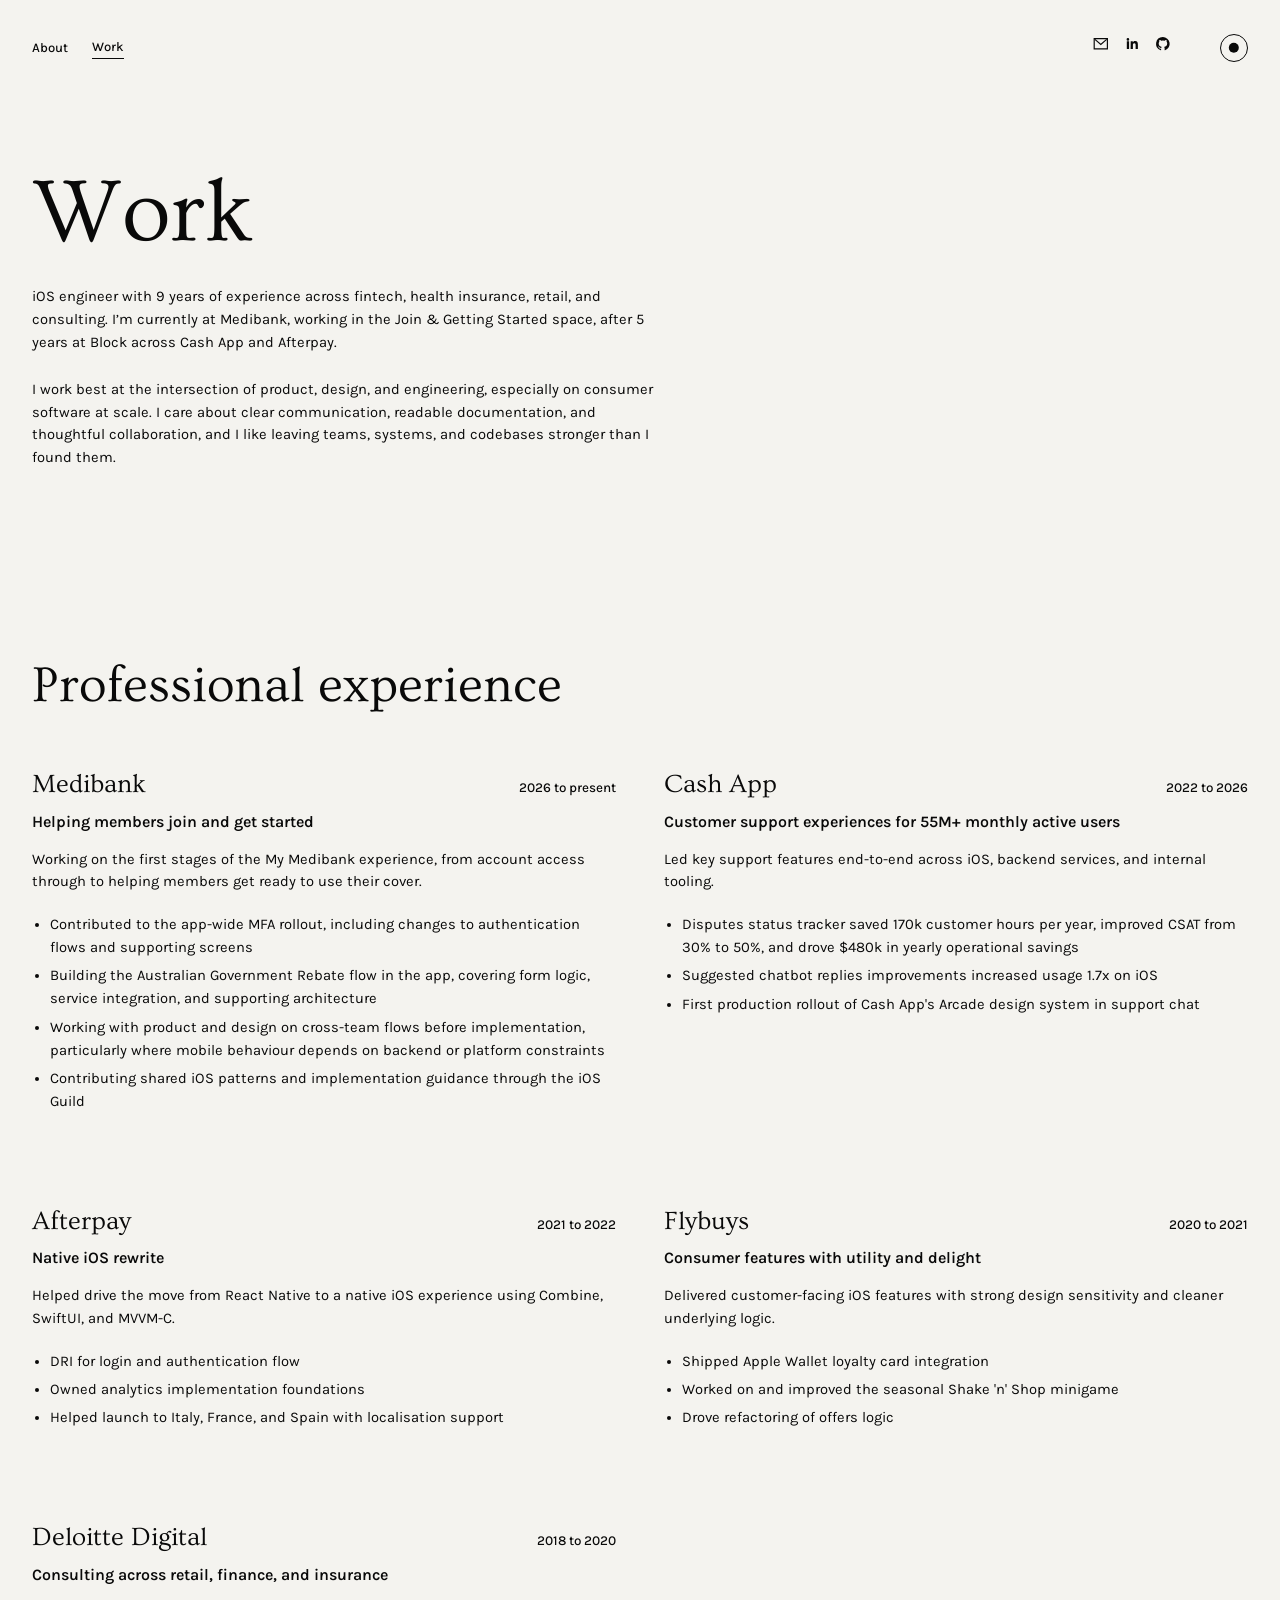
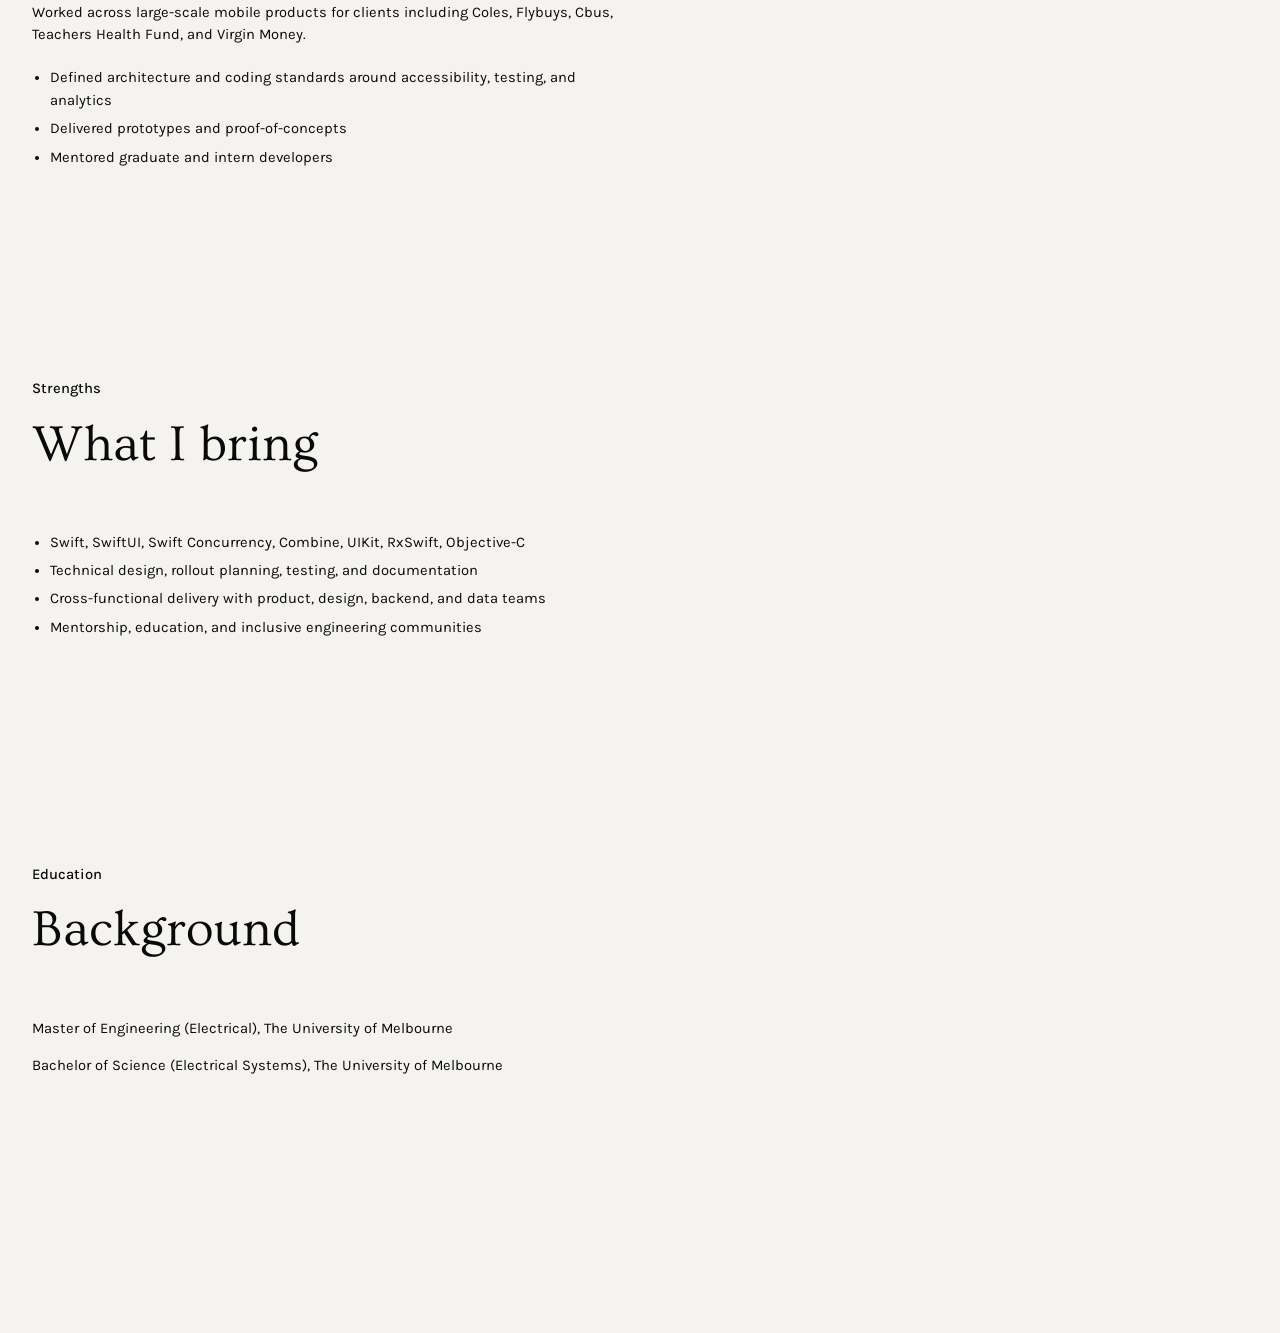
<file: work/index.html>
<!DOCTYPE html>
<html lang="en">
  <head>
    <title>Retno Widyanti / Work</title>
    <meta charset="utf-8">
    <meta http-equiv="X-UA-Compatible" content="IE=edge">
    <meta name="viewport" content="width=device-width, initial-scale=1">
    <meta
      name="description"
      content="Work history for Retno Widyanti, an iOS engineer with 9 years of experience across fintech, health insurance, retail, and consulting."
    >
    <meta name="robots" content="index,follow">
    <link rel="canonical" href="https://me.retnowidyanti.com/work/">
    <meta property="og:type" content="website">
    <meta property="og:site_name" content="Retno Widyanti">
    <meta property="og:title" content="Retno Widyanti / Work">
    <meta
      property="og:description"
      content="Work history for Retno Widyanti, an iOS engineer with 9 years of experience across fintech, health insurance, retail, and consulting."
    >
    <meta property="og:url" content="https://me.retnowidyanti.com/work/">
    <meta property="og:image" content="https://me.retnowidyanti.com/images/retno-portrait-colour.jpg">
    <meta property="og:image:alt" content="Portrait of Retno Widyanti">
    <meta name="twitter:card" content="summary_large_image">
    <meta name="twitter:title" content="Retno Widyanti / Work">
    <meta
      name="twitter:description"
      content="Work history for Retno Widyanti, an iOS engineer with 9 years of experience across fintech, health insurance, retail, and consulting."
    >
    <meta name="twitter:image" content="https://me.retnowidyanti.com/images/retno-portrait-colour.jpg">
    <link rel="icon" type="image/png" href="/assets/favicon.png?v=20261014b">
    <link rel="preconnect" href="https://fonts.googleapis.com">
    <link rel="preconnect" href="https://fonts.gstatic.com" crossorigin>
    <link
      href="https://fonts.googleapis.com/css2?family=Karla:wght@400;500;600&family=Ovo&display=swap"
      rel="stylesheet"
    >
    <script>
      (function () {
        var storedTheme = localStorage.getItem("retnow-theme");
        var theme = storedTheme;

        if (theme !== "light" && theme !== "dark") {
          theme = window.matchMedia("(prefers-color-scheme: dark)").matches ? "dark" : "light";
        }

        document.documentElement.dataset.theme = theme;
      }());
    </script>
    <link rel="stylesheet" href="/style.css?v=20261014k">
    <script src="/script.js?v=20260428a" defer></script>
  </head>
  <body>
    <div class="page-shell">
      <header class="site-header">
        <nav class="site-nav" aria-label="primary">
          <a href="/">About</a>
          <a href="/work/" aria-current="page">Work</a>
        </nav>
        <div class="header-tools">
          <div class="icon-links header-links" aria-label="Contact links">
            <a class="icon-link" href="mailto:retno@retnowidyanti.com" aria-label="Email">
              <svg viewBox="0 0 24 24" aria-hidden="true">
                <path d="M3 5h18v14H3z" fill="none" stroke="currentColor" stroke-width="1.6"/>
                <path d="M4 6l8 7 8-7" fill="none" stroke="currentColor" stroke-width="1.6"/>
              </svg>
            </a>
            <a class="icon-link" href="https://www.linkedin.com/in/retnowidyanti/" target="_blank" rel="noreferrer" aria-label="LinkedIn">
              <svg viewBox="0 0 24 24" aria-hidden="true">
                <path d="M5.2 8.6h3.1V19H5.2zm1.5-4.4a1.8 1.8 0 110 3.6 1.8 1.8 0 010-3.6zm3.8 4.4h2.9v1.4h.1c.4-.8 1.4-1.7 3-1.7 3.2 0 3.8 2.1 3.8 4.9V19h-3.1v-5.1c0-1.2 0-2.8-1.7-2.8s-2 1.3-2 2.7V19h-3.1z" fill="currentColor"/>
              </svg>
            </a>
            <a class="icon-link" href="https://github.com/retnow" target="_blank" rel="noreferrer" aria-label="GitHub">
              <svg viewBox="0 0 24 24" aria-hidden="true">
                <path d="M12 2.8a9.3 9.3 0 00-2.9 18.1c.5.1.6-.2.6-.5v-1.8c-2.5.6-3-1.1-3-1.1-.4-1-.9-1.3-.9-1.3-.8-.5.1-.5.1-.5.9.1 1.4 1 1.4 1 .8 1.4 2.2 1 2.7.8.1-.6.3-1 .6-1.3-2-.2-4.2-1-4.2-4.5 0-1 .3-1.8.9-2.4-.1-.2-.4-1.2.1-2.4 0 0 .8-.2 2.5.9a8.6 8.6 0 014.6 0c1.7-1.1 2.5-.9 2.5-.9.5 1.2.2 2.2.1 2.4.6.6.9 1.4.9 2.4 0 3.5-2.1 4.3-4.2 4.5.3.3.7.8.7 1.7v2.5c0 .3.1.6.6.5A9.3 9.3 0 0012 2.8z" fill="currentColor"/>
              </svg>
            </a>
          </div>
        </div>
        <button class="theme-toggle" type="button" data-theme-toggle>
          <span class="theme-toggle-switch" aria-hidden="true">
            <span class="theme-toggle-thumb"></span>
          </span>
        </button>
      </header>

      <main class="stack-layout">
        <section class="panel panel-plain">
          <h1>Work</h1>
          <p class="lede">
            iOS engineer with 9 years of experience across fintech, health insurance,
            retail, and consulting. I’m currently at Medibank, working in the Join &
            Getting Started space, after 5 years at Block across Cash App and Afterpay.
          </p>
          <p class="supporting-copy">
            I work best at the intersection of product, design, and engineering,
            especially on consumer software at scale. I care about clear
            communication, readable documentation, and thoughtful collaboration,
            and I like leaving teams, systems, and codebases stronger than I
            found them.
          </p>
        </section>

        <section class="panel" id="experience">
          <div class="section-heading">
            <h2>Professional experience</h2>
          </div>
          <div class="card-grid">
            <article class="work-card featured">
              <div class="role-heading">
                <h3>Medibank</h3>
                <p class="role-dates">2026 to present</p>
              </div>
              <p class="role-summary">Helping members join and get started</p>
              <p>
                Working on the first stages of the My Medibank experience, from account access through to helping members get ready to use their cover.
              </p>
              <ul class="stack-list compact-list">
                <li>Contributed to the app-wide MFA rollout, including changes to authentication flows and supporting screens</li>
                <li>Building the Australian Government Rebate flow in the app, covering form logic, service integration, and supporting architecture</li>
                <li>Working with product and design on cross-team flows before implementation, particularly where mobile behaviour depends on backend or platform constraints</li>
                <li>Contributing shared iOS patterns and implementation guidance through the iOS Guild</li>
              </ul>
            </article>

            <article class="work-card">
              <div class="role-heading">
                <h3>Cash App</h3>
                <p class="role-dates">2022 to 2026</p>
              </div>
              <p class="role-summary">Customer support experiences for 55M+ monthly active users</p>
              <p>
                Led key support features end-to-end across iOS, backend services,
                and internal tooling.
              </p>
              <ul class="stack-list compact-list">
                <li>Disputes status tracker saved 170k customer hours per year, improved CSAT from 30% to 50%, and drove $480k in yearly operational savings</li>
                <li>Suggested chatbot replies improvements increased usage 1.7x on iOS</li>
                <li>First production rollout of Cash App's Arcade design system in support chat</li>
              </ul>
            </article>

            <article class="work-card">
              <div class="role-heading">
                <h3>Afterpay</h3>
                <p class="role-dates">2021 to 2022</p>
              </div>
              <p class="role-summary">Native iOS rewrite</p>
              <p>
                Helped drive the move from React Native to a native iOS experience
                using Combine, SwiftUI, and MVVM-C.
              </p>
              <ul class="stack-list compact-list">
                <li>DRI for login and authentication flow</li>
                <li>Owned analytics implementation foundations</li>
                <li>Helped launch to Italy, France, and Spain with localisation support</li>
              </ul>
            </article>

            <article class="work-card">
              <div class="role-heading">
                <h3>Flybuys</h3>
                <p class="role-dates">2020 to 2021</p>
              </div>
              <p class="role-summary">Consumer features with utility and delight</p>
              <p>
                Delivered customer-facing iOS features with strong design
                sensitivity and cleaner underlying logic.
              </p>
              <ul class="stack-list compact-list">
                <li>Shipped Apple Wallet loyalty card integration</li>
                <li>Worked on and improved the seasonal Shake 'n' Shop minigame</li>
                <li>Drove refactoring of offers logic</li>
              </ul>
            </article>

            <article class="work-card">
              <div class="role-heading">
                <h3>Deloitte Digital</h3>
                <p class="role-dates">2018 to 2020</p>
              </div>
              <p class="role-summary">Consulting across retail, finance, and insurance</p>
              <p>
                Worked across large-scale mobile products for clients including
                Coles, Flybuys, Cbus, Teachers Health Fund, and Virgin Money.
              </p>
              <ul class="stack-list compact-list">
                <li>Defined architecture and coding standards around accessibility, testing, and analytics</li>
                <li>Delivered prototypes and proof-of-concepts</li>
                <li>Mentored graduate and intern developers</li>
              </ul>
            </article>
          </div>
        </section>

        <section class="split-section" id="strengths">
          <article class="panel">
            <div class="section-heading">
              <p class="eyebrow">Strengths</p>
              <h2>What I bring</h2>
            </div>
            <ul class="stack-list">
              <li>Swift, SwiftUI, Swift Concurrency, Combine, UIKit, RxSwift, Objective-C</li>
              <li>Technical design, rollout planning, testing, and documentation</li>
              <li>Cross-functional delivery with product, design, backend, and data teams</li>
              <li>Mentorship, education, and inclusive engineering communities</li>
            </ul>
          </article>

          <article class="panel">
            <div class="section-heading">
              <p class="eyebrow">Education</p>
              <h2>Background</h2>
            </div>
            <div class="muted-block">
              <p>Master of Engineering (Electrical), The University of Melbourne</p>
              <p>Bachelor of Science (Electrical Systems), The University of Melbourne</p>
            </div>
          </article>
        </section>
      </main>
    </div>
  </body>
</html>
</file>
<file: style.css>
:root {
  --bg: #f4f3ef;
  --surface: #f4f3ef;
  --ink: #090909;
  --muted: #090909;
  --line: #b9b6b1;
  --accent: #090909;
  --accent-soft: #e5e2de;
  --body-font: "Karla", "Helvetica Neue", Helvetica, Arial, sans-serif;
  --display-font: "Ovo", Georgia, serif;
  --max-width: 1360px;
  --space-xs: 0.5rem;
  --space-sm: 0.9rem;
  --space-md: 1.5rem;
  --space-lg: 4rem;
  --space-xl: 8rem;
}

:root[data-theme="dark"] {
  --bg: #0b0b0b;
  --surface: #0b0b0b;
  --ink: #f1efec;
  --muted: #f1efec;
  --line: #44413e;
  --accent: #f1efec;
  --accent-soft: #171717;
}

* {
  box-sizing: border-box;
}

html {
  scroll-behavior: smooth;
  color-scheme: light;
}

html[data-theme="dark"] {
  color-scheme: dark;
}

body {
  margin: 0;
  min-height: 100vh;
  background: var(--bg);
  color: var(--ink);
  font-family: var(--body-font);
  line-height: 1.55;
  transition: background-color 180ms ease, color 180ms ease;
}

img {
  display: block;
  max-width: 100%;
}

a {
  color: inherit;
  text-decoration: none;
}

.page-shell {
  width: min(calc(100% - 4rem), var(--max-width));
  margin: 0 auto;
  padding: 1.75rem 0 8rem;
}

.site-header {
  display: flex;
  align-items: center;
  justify-content: flex-start;
  flex-wrap: wrap;
  gap: 2rem;
  min-height: 4rem;
  padding: 0 0 1.5rem;
}

.header-tools {
  display: flex;
  align-items: center;
  gap: 0.95rem;
  margin-left: auto;
}

h1,
h2,
h3 {
  font-family: var(--display-font);
  font-weight: 400;
  margin-top: 0;
  padding-top: 0;
  font-kerning: normal;
  font-feature-settings: "kern" 1;
}

.site-nav {
  display: flex;
  flex-wrap: wrap;
  align-items: center;
  gap: 1.5rem;
  font-family: var(--body-font);
  font-size: 0.82rem;
  font-weight: 500;
  letter-spacing: 0;
  margin-right: auto;
}

.site-nav a {
  color: var(--muted);
}

.site-nav a[aria-current="page"] {
  color: var(--ink);
  border-bottom: 1px solid currentColor;
}

.site-nav a:hover,
.site-nav a:focus-visible,
.theme-toggle:hover,
.theme-toggle:focus-visible,
.button:hover,
.button:focus-visible,
.link-list a:hover,
.link-list a:focus-visible,
.work-card a:hover,
.work-card a:focus-visible {
  color: var(--ink);
}

.theme-toggle {
  appearance: none;
  display: inline-flex;
  align-items: center;
  border: 0;
  background: transparent;
  padding: 0;
  cursor: pointer;
  margin-left: 1rem;
}

.theme-toggle-switch {
  position: relative;
  display: inline-flex;
  align-items: center;
  width: 1.75rem;
  height: 1.75rem;
  border: 1px solid var(--ink);
  border-radius: 50%;
  background: transparent;
  transition: background-color 180ms ease, border-color 180ms ease, box-shadow 180ms ease;
}

.theme-toggle-thumb {
  position: absolute;
  top: 50%;
  left: 50%;
  width: 0.65rem;
  height: 0.65rem;
  background: var(--ink);
  border-radius: 50%;
  transform: translate(-50%, -50%);
  transition: background-color 180ms ease, transform 180ms ease;
}

html[data-theme="dark"] .theme-toggle-thumb {
  transform: translate(-50%, -50%) scale(1.65);
  background: var(--ink);
}

html[data-theme="dark"] .theme-toggle-switch {
  background: transparent;
  border-color: var(--ink);
}

.stack-layout {
  display: grid;
  gap: 0;
}

.hero,
.card-grid,
.split-section {
  display: grid;
  gap: 2rem;
}

.hero {
  grid-template-columns: minmax(0, 1.35fr) minmax(280px, 0.65fr);
  align-items: end;
  min-height: min(760px, calc(100vh - 5.75rem));
  padding: 3.5rem 0 7rem;
}

.hero-copy,
.panel,
.work-card,
.portrait-card {
  background: var(--surface);
  transition: background-color 180ms ease, border-color 180ms ease;
}

.hero-copy,
.panel {
  border-top: 0;
  padding-top: 5rem;
  padding-bottom: 7rem;
}

.hero-copy {
  border-top: 0;
  padding-top: 0;
  padding-bottom: 0;
}

.panel-plain {
  border-top: 0;
  padding-top: 5rem;
}

.eyebrow,
.card-kicker {
  margin: 0 0 1.25rem;
  color: var(--accent);
  font-family: var(--body-font);
  font-size: 0.84rem;
  font-weight: 500;
  letter-spacing: 0;
}

.sparkle {
  display: inline-block;
  margin-left: 0.2rem;
}

.hero-intro {
  color: var(--ink);
  font-family: var(--body-font);
  font-size: 0.84rem;
  font-weight: 500;
  letter-spacing: 0;
}

h1,
h2,
h3 {
  margin: 0;
  line-height: 0.92;
  letter-spacing: 0;
}

h1 {
  font-size: clamp(3.75rem, 7vw, 6rem);
  margin-bottom: 2rem;
}

h2 {
  font-size: clamp(2.25rem, 4vw, 3.75rem);
  margin-bottom: 1.25rem;
}

h3 {
  font-size: clamp(1.5rem, 2vw, 2rem);
  margin-bottom: 1rem;
}

.lede,
.supporting-copy,
.panel p,
.work-card p,
.stack-list,
.quick-notes {
  color: var(--muted);
  font-size: 0.92rem;
}

.lede {
  max-width: 40rem;
  margin: 0 0 1.5rem;
  font-size: 1.05rem;
}

.supporting-copy {
  max-width: 40rem;
  margin: 0;
}

.supporting-copy + .supporting-copy {
  margin-top: 1rem;
}

.hero-actions {
  display: flex;
  flex-wrap: wrap;
  gap: 0.85rem;
  margin-top: 1.5rem;
}

.button {
  display: inline-flex;
  align-items: center;
  justify-content: center;
  min-height: 46px;
  padding: 0.75rem 1rem;
  border: 1px solid var(--ink);
  color: var(--ink);
}

.button-primary {
  background: var(--ink);
  color: #ffffff;
}

.button-primary:hover,
.button-primary:focus-visible {
  background: #333333;
  color: #ffffff;
}

.button-secondary {
  background: transparent;
}

.portrait-card {
  display: flex;
  padding-top: 0;
  align-self: stretch;
}

.portrait-frame {
  flex: 1;
}

.portrait-frame img {
  width: 100%;
  height: 100%;
  object-fit: cover;
  min-height: 32rem;
  filter: saturate(0.78) contrast(1.08);
}

html[data-theme="dark"] .portrait-frame img {
  filter: saturate(0.92) contrast(1.02) brightness(0.92);
}

.section-heading {
  max-width: 58rem;
  margin-bottom: 4rem;
}

.card-grid {
  grid-template-columns: repeat(2, minmax(0, 1fr));
  gap: 5rem 3rem;
}

.favourites-layout,
.favourites-column {
  display: grid;
  gap: 4rem 3rem;
}

.favourites-layout {
  grid-template-columns: minmax(0, 1fr) minmax(0, 1fr);
  align-items: start;
}

.favourites-column {
  align-content: start;
}

.work-card {
  border-top: 0;
  padding: 0 0 1rem;
}

.work-card.featured {
  background: transparent;
  padding: 0 0 1rem;
}

.role-heading {
  display: flex;
  align-items: baseline;
  justify-content: space-between;
  gap: 1.5rem;
  margin-bottom: 0.75rem;
}

.role-heading h3 {
  margin-bottom: 0;
}

.role-dates,
.work-card .role-dates {
  flex: 0 0 auto;
  margin: 0;
  color: var(--ink);
  font-size: 0.84rem;
  font-weight: 500;
}

.role-summary,
.work-card .role-summary {
  margin: 0 0 1rem;
  color: var(--ink);
  font-size: 1rem;
  font-weight: 600;
  line-height: 1.35;
}

.now-card {
  max-width: 42rem;
}

.now-command {
  display: inline-flex;
  margin: 0.8rem 0 0;
  padding: 0.5rem 0.7rem;
  border: 1px solid var(--line);
  background: rgba(255, 255, 255, 0.45);
  color: var(--ink);
  font-size: 0.95rem;
  overflow-wrap: anywhere;
}

.hobby-card {
  padding-right: 0.4rem;
}

.stack-list,
.quick-notes {
  margin: 0;
  padding-left: 1.15rem;
}

.compact-list {
  margin-top: 1.25rem;
  font-size: 0.92rem;
}

.compact-list li + li,
.stack-list li + li,
.quick-notes li + li {
  margin-top: 0.35rem;
}

.favourite-subhead {
  margin: 1rem 0 0.35rem;
  color: var(--ink);
  font-size: 0.95rem;
  font-weight: 500;
}

.favourite-subhead:first-of-type {
  margin-top: 0;
}

.work-card a,
.link-list a,
.text-link {
  display: inline-flex;
  margin-top: 1.25rem;
  border-bottom: 1px solid var(--ink);
  font-family: var(--body-font);
  font-size: 0.88rem;
  font-weight: 500;
  text-transform: none;
}

.icon-links {
  display: flex;
  align-items: center;
  gap: 1rem;
  margin-bottom: 1.25rem;
}

.header-links {
  margin-bottom: 0;
  gap: 0.85rem;
  flex-shrink: 0;
}

.icon-link {
  color: var(--muted);
}

.icon-link svg {
  width: 1.1rem;
  height: 1.1rem;
}

.icon-link:hover,
.icon-link:focus-visible {
  color: var(--ink);
}

.link-list {
  display: grid;
  gap: 0.8rem;
  justify-items: start;
}

.muted-block {
  color: var(--muted);
  font-size: 0.92rem;
}

.soup-stage {
  padding-top: 0;
}

.soup-photo {
  width: 100%;
  object-position: center;
  filter: saturate(0.96) contrast(1.02);
}

.soup-caption {
  margin: 0;
}

.soup-back-link {
  display: inline-block;
  margin-top: 2rem;
  color: var(--muted);
  text-decoration: underline;
  text-underline-offset: 0.16em;
  text-decoration-thickness: 1px;
}

.soup-back-link:hover,
.soup-back-link:focus-visible {
  color: var(--ink);
}

.music-intro {
  max-width: 70rem;
  padding-top: 6rem;
  padding-bottom: 9rem;
}

.music-intro .supporting-copy {
  max-width: 48rem;
}

.music-list {
  display: grid;
  gap: 2rem;
}

.music-piece {
  display: grid;
  grid-template-columns: minmax(18rem, 0.9fr) minmax(20rem, 1.1fr);
  gap: 6rem;
  align-items: center;
  padding: 4rem 0 4.5rem;
  border-top: 0;
}

.music-piece:first-child {
  border-top: 0;
}

.music-piece h2 {
  font-size: clamp(2.25rem, 3.5vw, 3.5rem);
  margin-bottom: 1.25rem;
}

.piece-meta {
  margin: 0;
  color: var(--muted);
  font-family: var(--body-font);
  font-size: 0.82rem;
  font-weight: 500;
  letter-spacing: 0;
}

.piece-note {
  margin: 0 0 1.5rem;
  color: var(--muted);
  font-size: 0.9rem;
}

.music-piece audio {
  display: block;
  width: 100%;
  min-height: 3.25rem;
  filter: grayscale(1) contrast(1.08);
  color-scheme: light;
}

html[data-theme="dark"] .music-piece audio {
  color-scheme: dark;
}

@media (max-width: 900px) {
  .hero,
  .card-grid,
  .split-section,
  .favourites-layout,
  .music-piece {
    grid-template-columns: 1fr;
  }

  .music-piece {
    gap: 2rem;
  }

  .hero {
    min-height: auto;
    padding: 4rem 0 6rem;
  }

  .site-header {
    display: flex;
    flex-wrap: nowrap;
    align-items: center;
    gap: 1rem;
  }

  .site-nav {
    margin-right: 0;
  }

  .header-tools {
    margin-left: auto;
  }

  .theme-toggle {
    margin-top: 0;
    margin-left: 0;
  }
}

@media (max-width: 640px) {
  .role-heading {
    display: block;
  }

  .role-dates,
  .work-card .role-dates {
    margin-top: 0.4rem;
  }

  .page-shell {
    width: min(calc(100% - 2rem), var(--max-width));
    padding-top: 1.25rem;
  }

  .site-nav {
    gap: 1.25rem;
  }

  .header-links {
    gap: 0.75rem;
  }

  .hero-actions {
    flex-direction: column;
    align-items: stretch;
  }

  .portrait-card {
    padding-top: 0;
    border-top: 0;
  }

  .portrait-frame img {
    height: auto;
    aspect-ratio: 4 / 5;
    min-height: 0;
  }

  .button {
    width: 100%;
  }

  h1 {
    font-size: clamp(3.5rem, 15vw, 4.75rem);
  }

  h2 {
    font-size: clamp(2.4rem, 12vw, 3.5rem);
  }

  .hero {
    padding-top: 3rem;
  }

  .hero-copy,
  .panel {
    padding-top: 3.5rem;
    padding-bottom: 5rem;
  }

  .hero-copy {
    padding-top: 0;
  }

  .music-intro {
    padding-top: 4rem;
    padding-bottom: 6rem;
  }

  .music-piece {
    padding: 3rem 0 3.5rem;
  }
}
</file>
